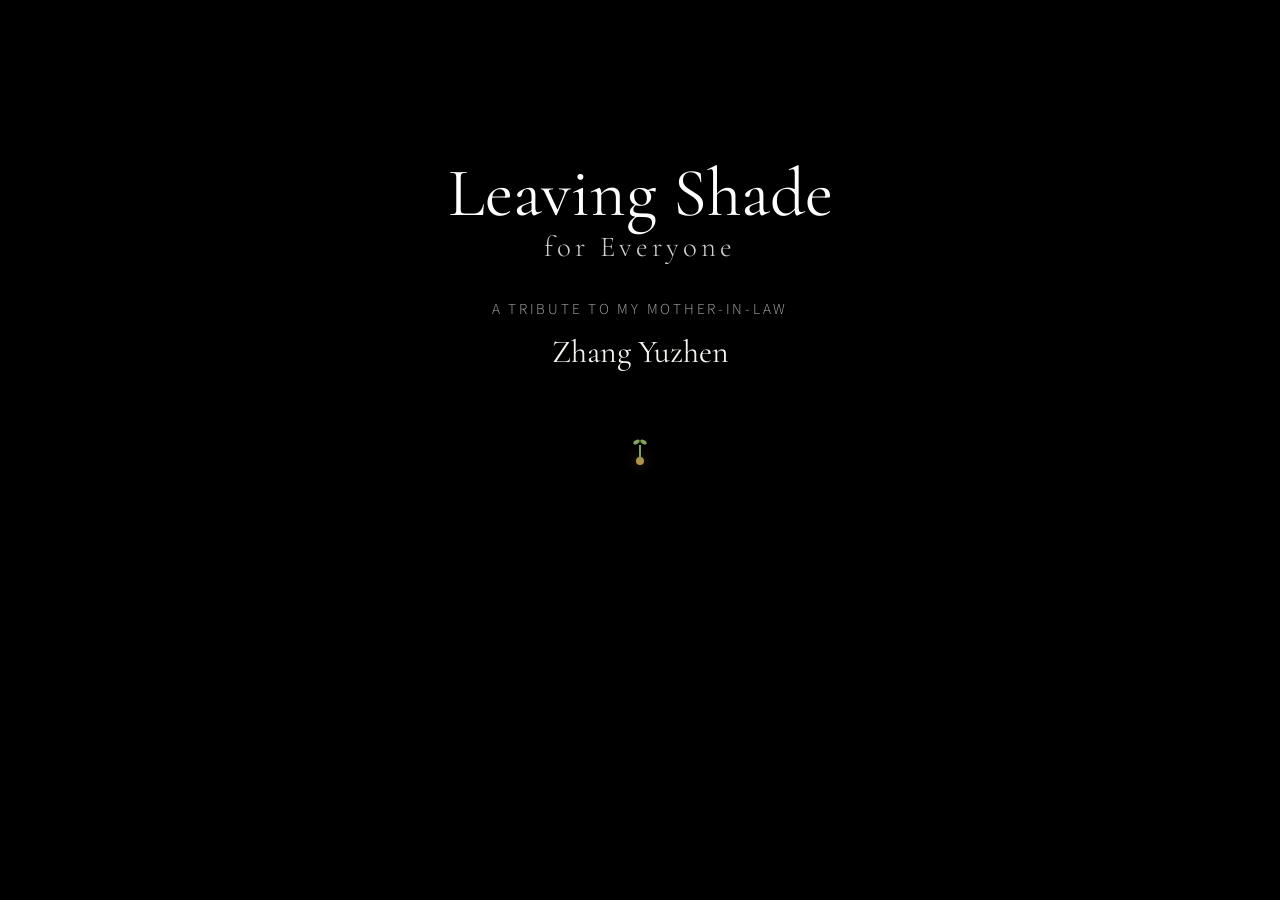
<file: index.html>
<!DOCTYPE html>
<html lang="en">

<head>

    <meta charset="UTF-8">
    <meta name="viewport" content="width=device-width, initial-scale=1.0">

    <title>Leaving Shade for Everyone</title>

    <meta name="description"
        content="A tribute to Zhang Yuzhen through the memories of her family.">

    <link rel="preconnect" href="https://fonts.googleapis.com">
    <link rel="preconnect" href="https://fonts.gstatic.com" crossorigin>

    <link href="https://fonts.googleapis.com/css2?family=Cormorant+Garamond:wght@300;400;500;600&family=Source+Sans+3:wght@300;400;600&display=swap"
        rel="stylesheet">

    <link rel="stylesheet" href="css/style.css">

</head>

<body>

    <main class="cover">
       <div class="content">
        <header class="hero">

            <h1 class="title">
                Leaving Shade
                <span>for Everyone</span>
            </h1>

            <p class="subtitle">
                A Tribute to My Mother-in-Law
            </p>

            <p class="author">
                Zhang Yuzhen
            </p>

        </header>


        <section class="symbol">

           <!-- The seed quietly begins the journey. -->
          <div id="seed" aria-hidden="true">

    <span id="sprout"></span>

</div>

        </section>


<section class="quote">

    <p
        id="quoteText"
        aria-live="polite">
    </p>

</section>


        <footer class="enter">

            <a
    href="language.html"
id="startButton"
class="hidden"
>

    Begin Reading

</a>

        </footer>
      </div>
    </main>
<noscript>

    <p class="noscript-message">
        This website works best with JavaScript enabled.
    </p>

</noscript>


    <script src="js/app.js"></script>

</body>

</html>
</file>
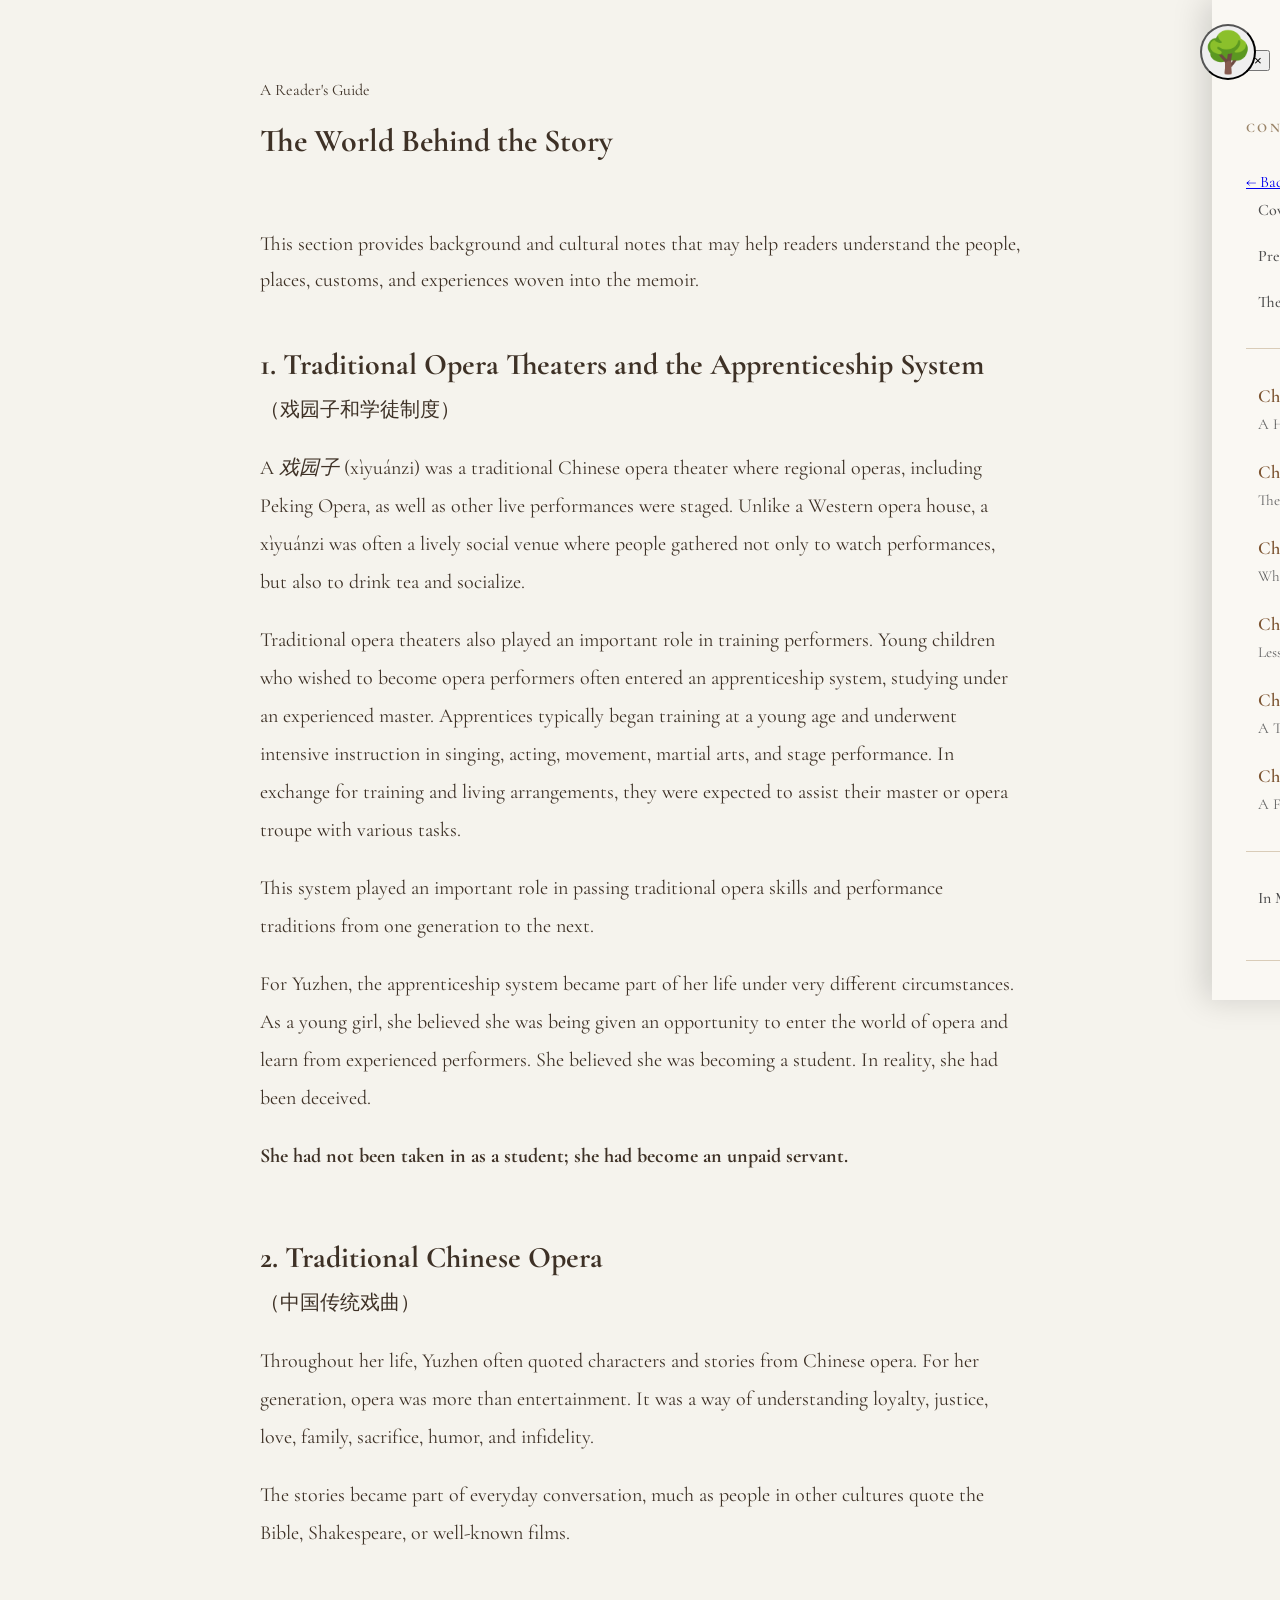
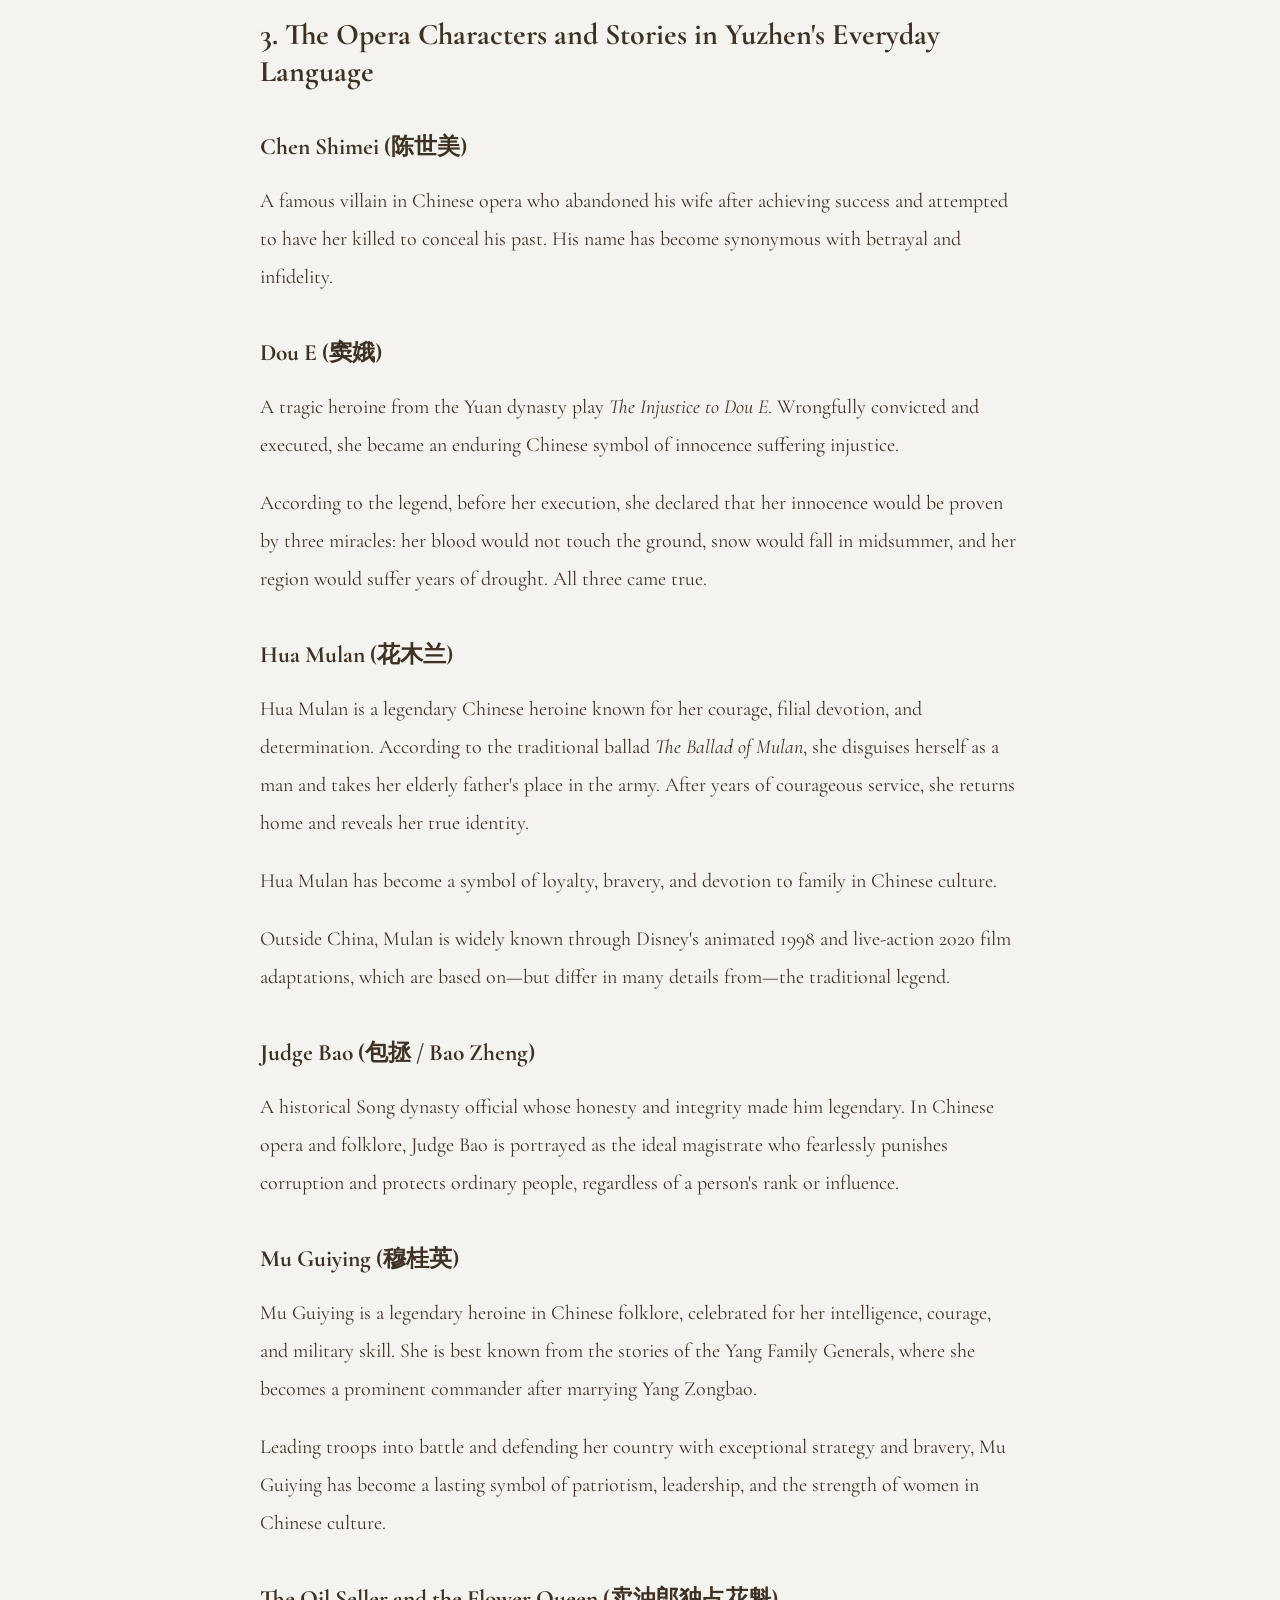
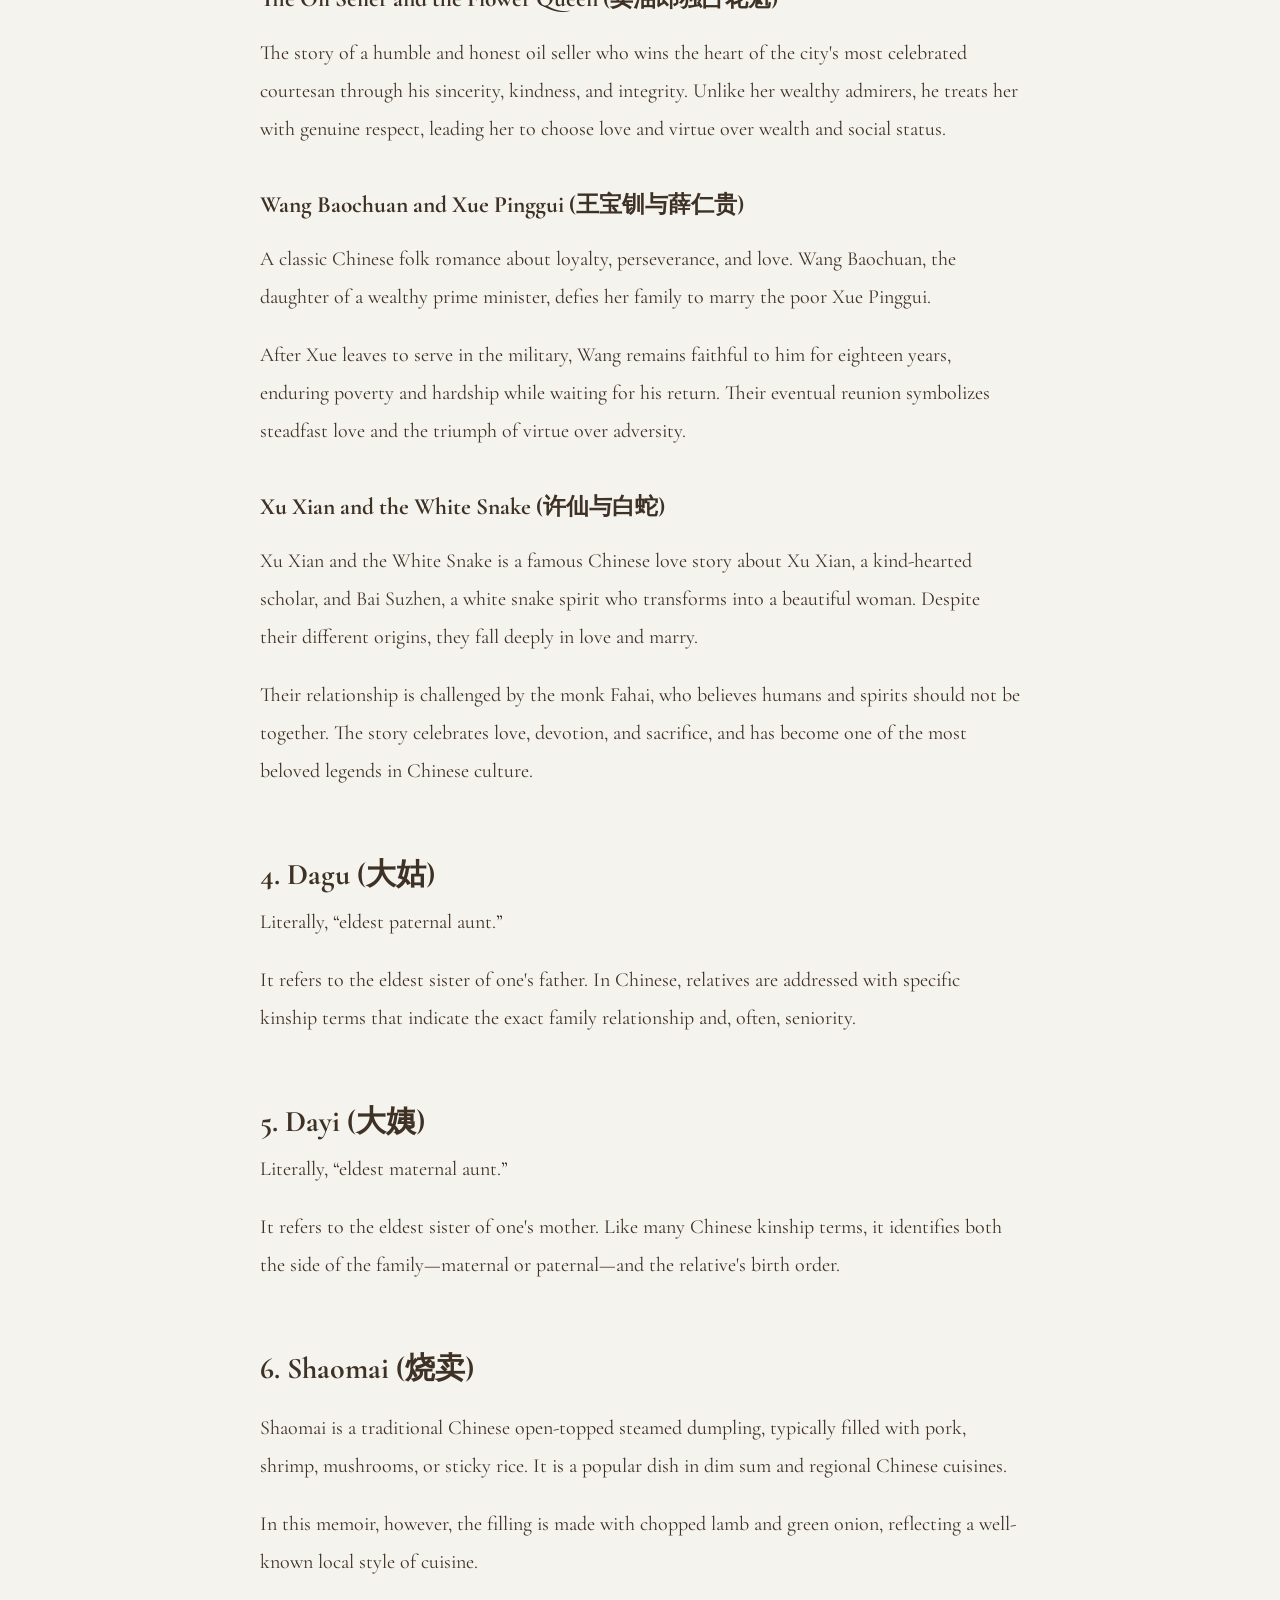
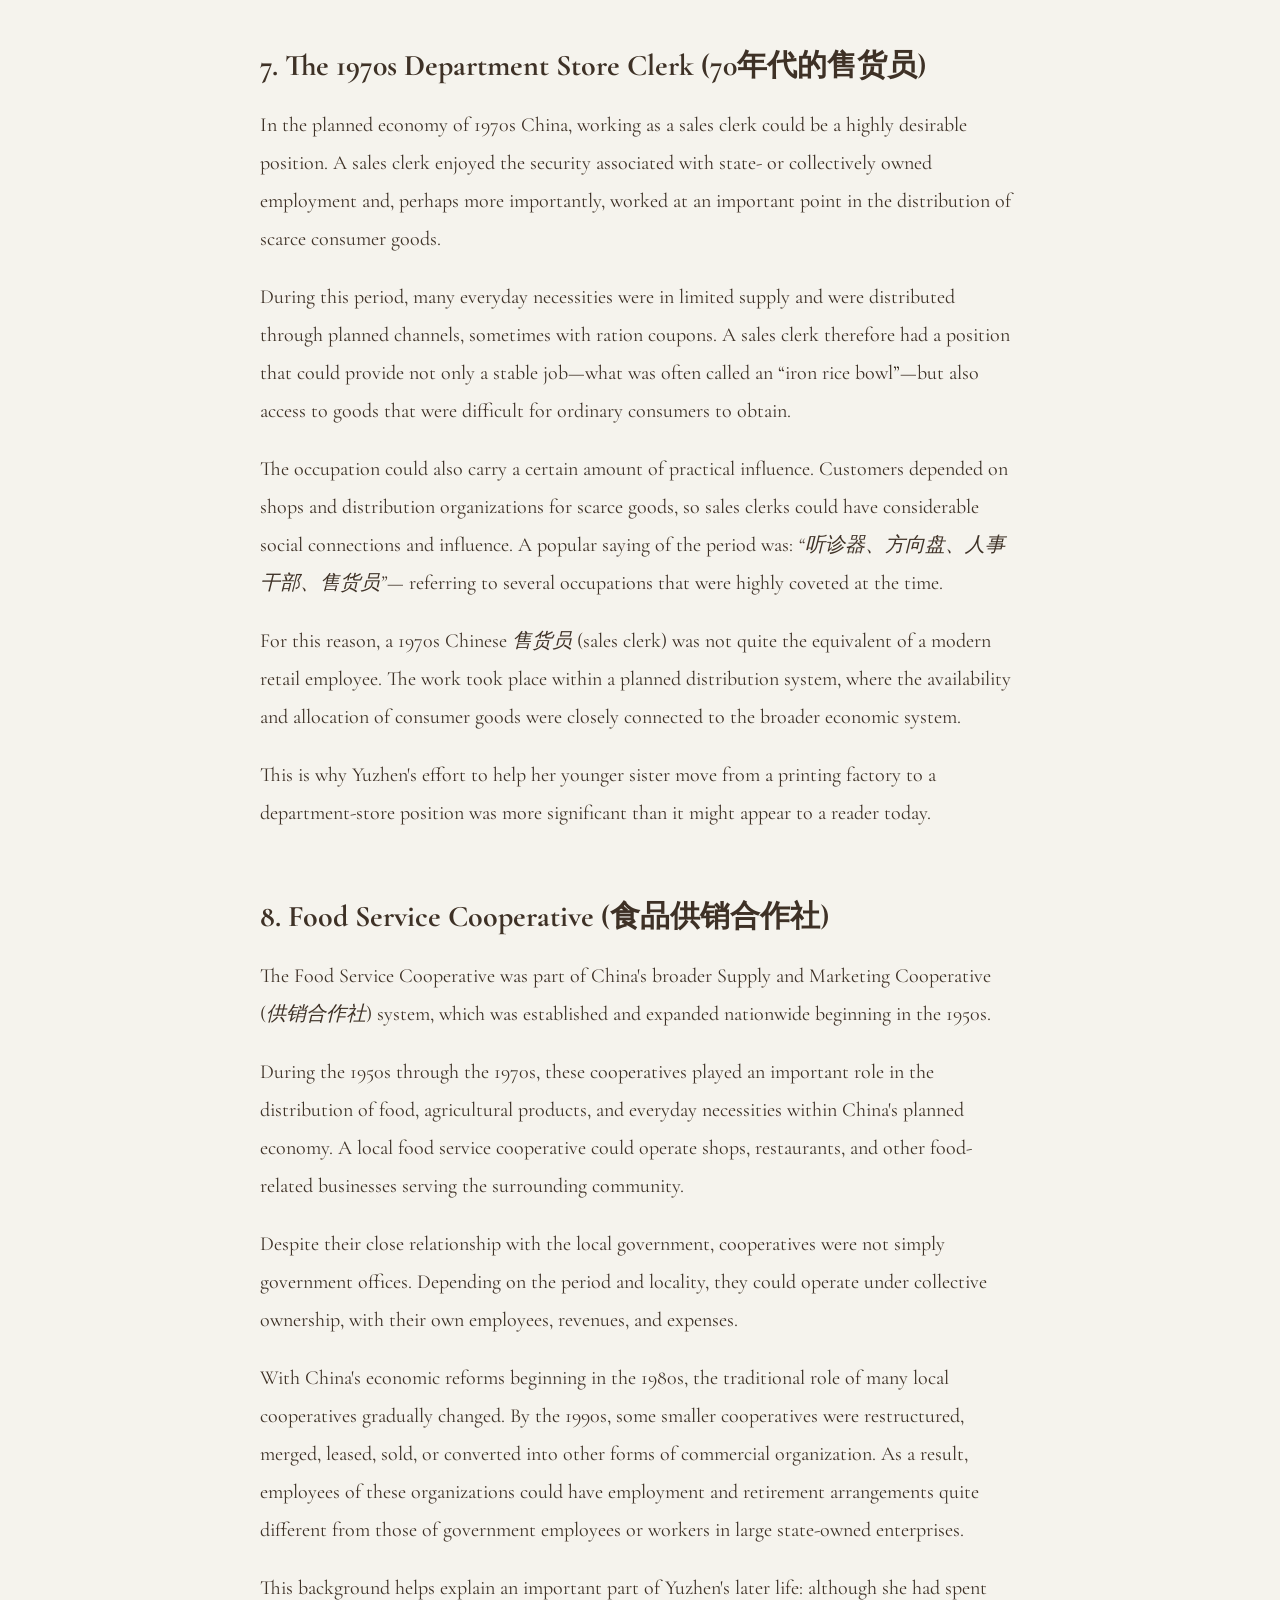
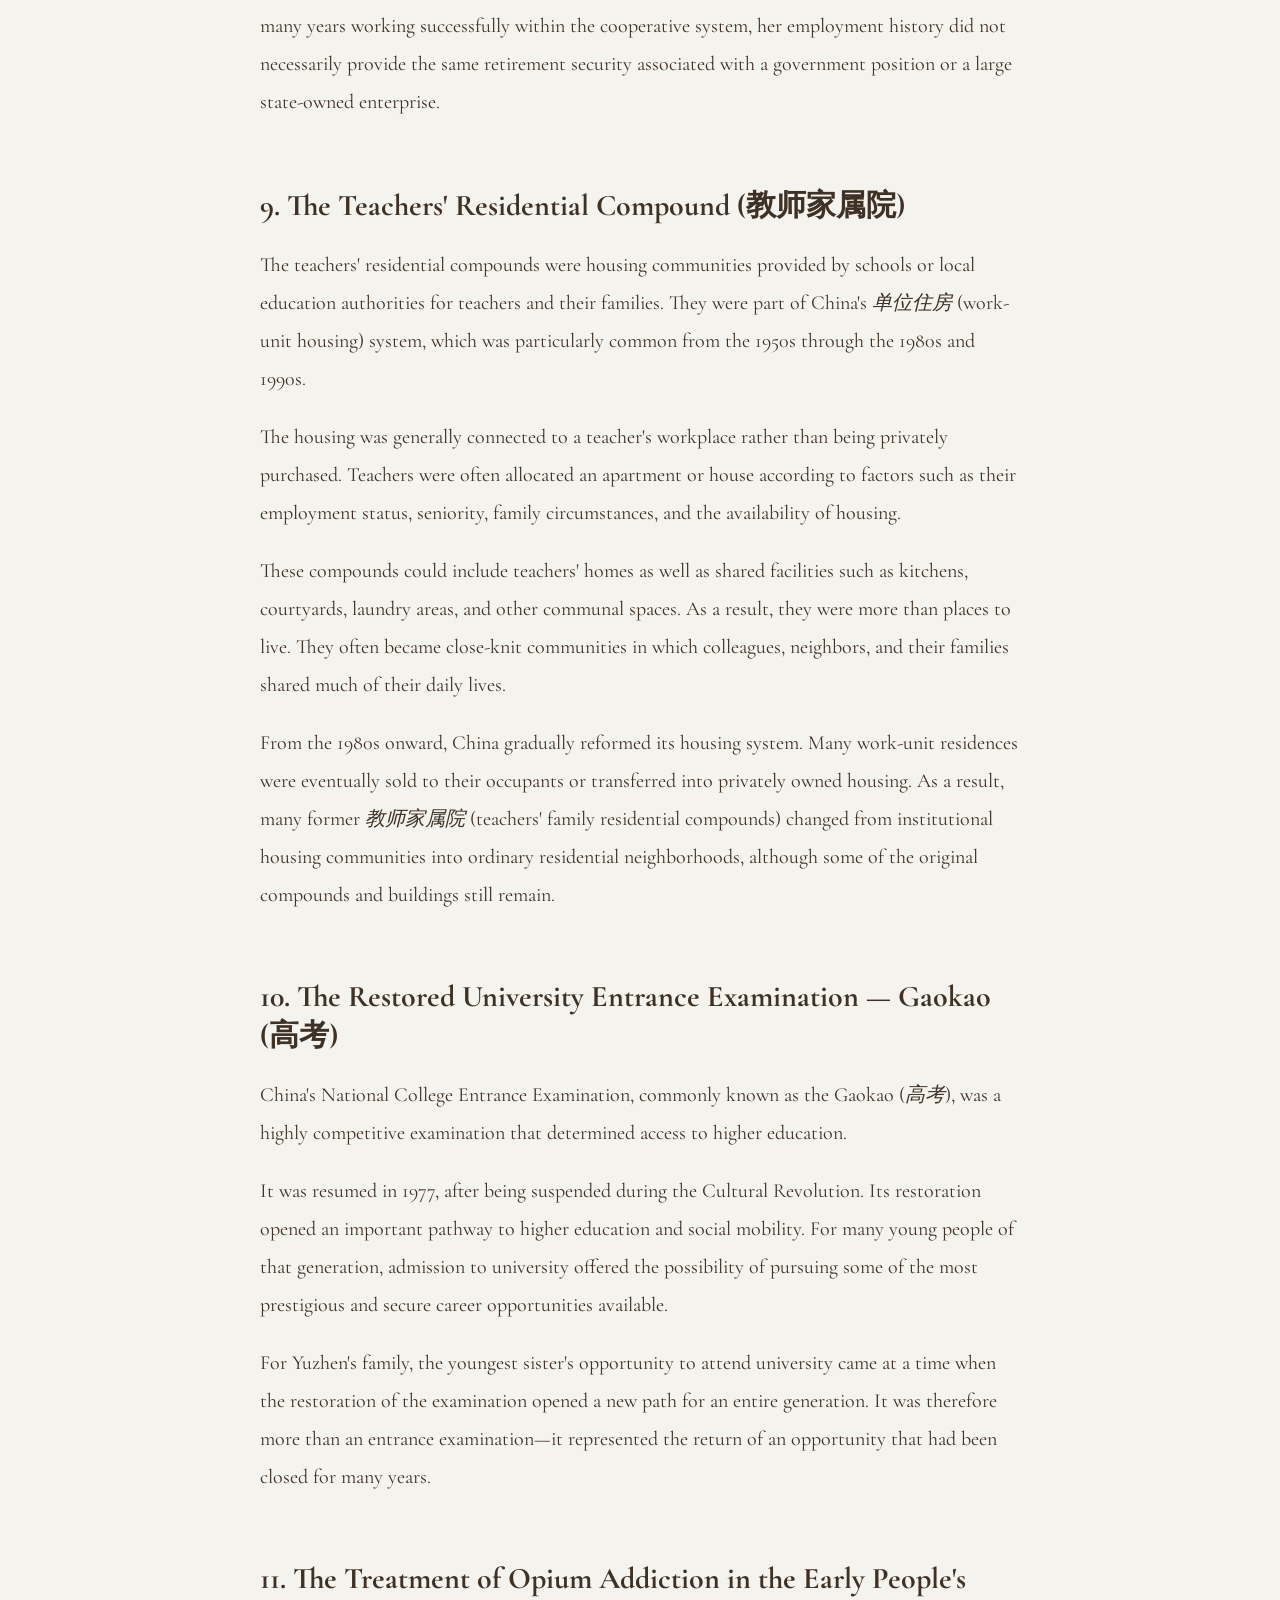
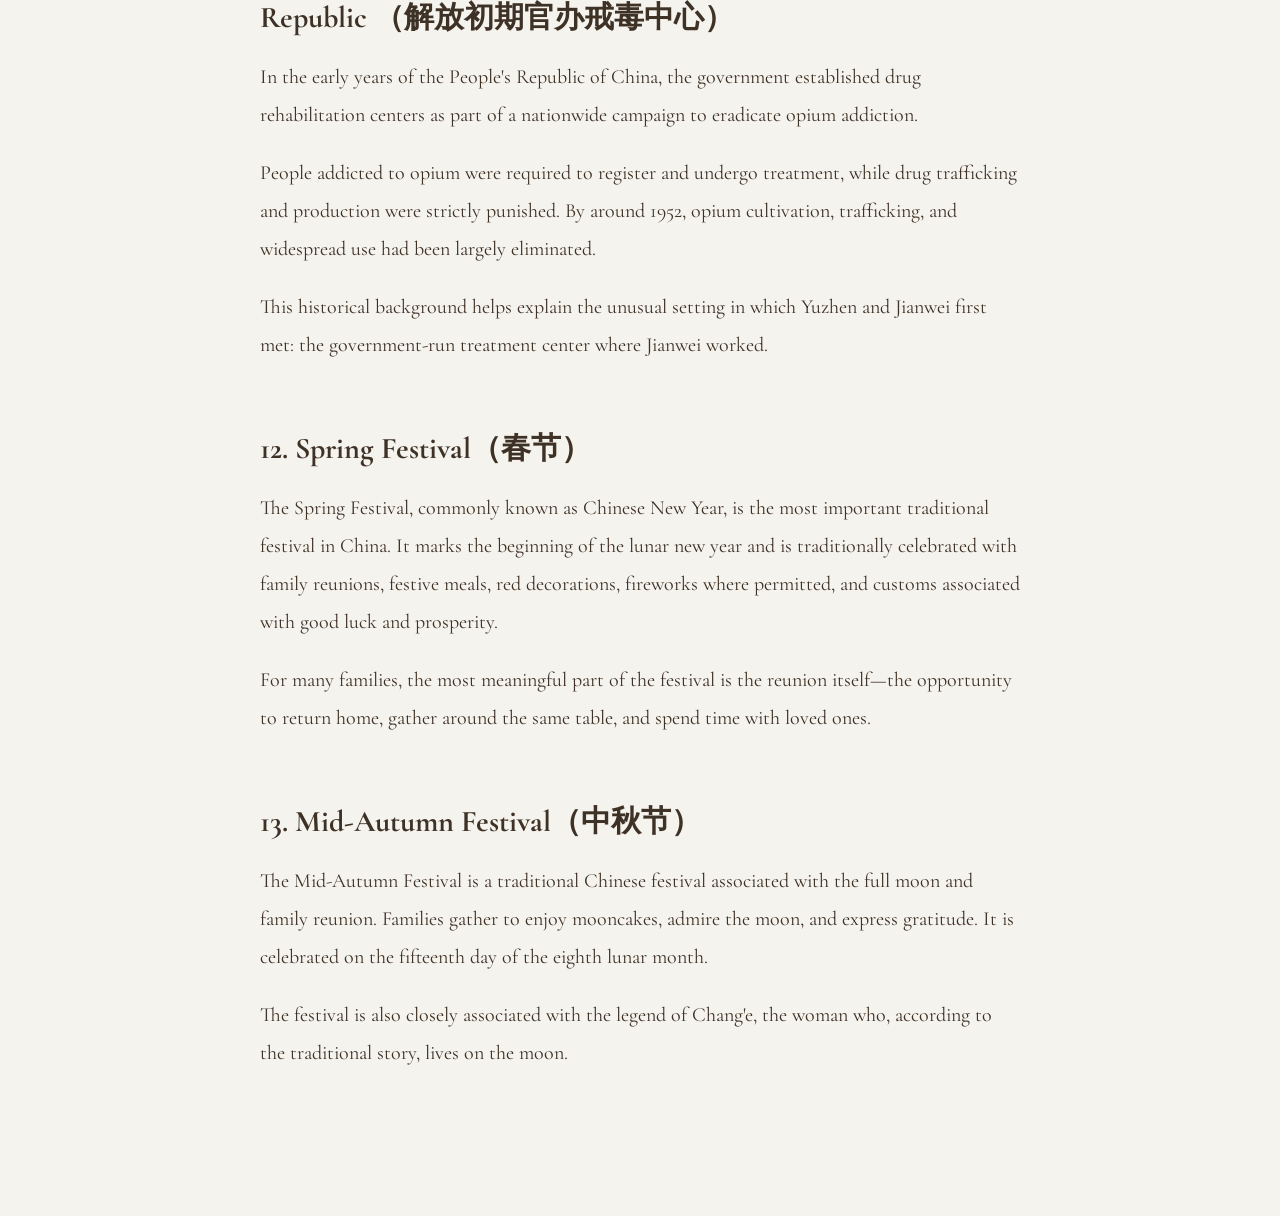
<file: behind-the-story.html>
<!DOCTYPE html>

<html lang="en">

<head>

    <meta charset="UTF-8">

    <meta name="viewport"
          content="width=device-width, initial-scale=1.0">

    <title>The World Behind the Story | Leaving Shade for Everyone</title>

    <link rel="preconnect"
          href="https://fonts.googleapis.com">

    <link rel="preconnect"
          href="https://fonts.gstatic.com"
          crossorigin>

    <link href="https://fonts.googleapis.com/css2?family=Cormorant+Garamond:wght@300;400;500;600&family=Source+Sans+3:wght@300;400;600&display=swap"
          rel="stylesheet">

    <link rel="stylesheet"
          href="css/chapter.css">

    <link rel="stylesheet"
          href="css/navigation.css">

</head>

<body>

    <!-- Table of Contents -->

    <div id="tocOverlay" class="toc-overlay"></div>

    <button id="tocButton" class="toc-button" aria-label="Open contents">
        🌳
    </button>

    <aside id="tocPanel" class="toc-panel">

        <button id="tocClose" class="toc-close">
            ×
        </button>

        <h1 class="toc-book-title">
            Leaving Shade for Everyone
        </h1>

        <h2 class="toc-heading">
            Contents
        </h2>
<a href="#" id="tocBack" class="toc-back">
    ← Back to where I was
</a>

 
    <div class="toc-list">

        <a class="toc-entry" href="cover.html">

            <span class="toc-simple">Cover</span>

        </a>

        <a class="toc-entry" href="preface.html">

            <span class="toc-simple">Preface</span>

        </a>

        <a class="toc-entry" href="behind-the-story.html">

            <span class="toc-simple">
                The World Behind the Story
            </span>

        </a>

        <div class="toc-divider"></div>


<a class="toc-entry"
   data-chapter="chapter1"
   href="chapter.html#chapter1">

    <span class="toc-chapter">
        Chapter One
    </span>

    <span class="toc-title">
        A Hard Beginning
    </span>

</a>

 <a class="toc-entry"
   data-chapter="chapter2"
   href="chapter.html#chapter2">

    <span class="toc-chapter">

                Chapter Two
    </span>

    <span class="toc-title">

                The Second Act
            </span>

        </a>


   <a class="toc-entry"
   data-chapter="chapter3"
   href="chapter.html#chapter3">

    <span class="toc-chapter">
                Chapter Three
            </span>

            <span class="toc-title">
                When a Woman from the Opera House Met a Man of Books
            </span>

        </a>


   <a class="toc-entry"
   data-chapter="chapter4"
   href="chapter.html#chapter4">

    <span class="toc-chapter">
                Chapter Four
            </span>

            <span class="toc-title">
                Lessons from the Stage
            </span>

        </a>


   <a class="toc-entry"
   data-chapter="chapter5"
   href="chapter.html#chapter5">

    <span class="toc-chapter">
                Chapter Five
            </span>

            <span class="toc-title">
                A Tree That Sheltered Everyone
            </span>

        </a>


   <a class="toc-entry"
   data-chapter="chapter6"
   href="chapter.html#chapter6">

    <span class="toc-chapter">
                Chapter Six
            </span>

            <span class="toc-title">
                A Foreign Land and the Final Curtain
            </span>

        </a>

        <div class="toc-divider"></div>


        <a class="toc-entry" href="chapter.html#memorial">

            <span class="toc-simple">
                In Memory
            </span>

        </a>
    <div class="toc-footer">

       
    </div>

    </div>

</aside>


    <main class="supplementary-page">

        <header class="supplementary-header">

            <p class="supplementary-label">
                A Reader's Guide
            </p>

            <h1>
                The World Behind the Story
            </h1>

        </header>


<div class="supplementary-content">

    <p>
        This section provides background and cultural notes
        that may help readers understand the people, places,
        customs, and experiences woven into the memoir.
    </p>


    <section class="behind-story-entry">

        <h2>
            1. Traditional Opera Theaters and the Apprenticeship System
        </h2>

        <p class="chinese-term">
            （戏园子和学徒制度）
        </p>

        <p>
            A <em>戏园子</em> (xìyuánzi) was a traditional Chinese opera
            theater where regional operas, including Peking Opera, as well
            as other live performances were staged. Unlike a Western opera
            house, a xìyuánzi was often a lively social venue where people
            gathered not only to watch performances, but also to drink tea
            and socialize.
        </p>

        <p>
            Traditional opera theaters also played an important role in
            training performers. Young children who wished to become opera
            performers often entered an apprenticeship system, studying
            under an experienced master. Apprentices typically began
            training at a young age and underwent intensive instruction
            in singing, acting, movement, martial arts, and stage
            performance. In exchange for training and living arrangements,
            they were expected to assist their master or opera troupe with
            various tasks.
        </p>

        <p>
            This system played an important role in passing traditional
            opera skills and performance traditions from one generation
            to the next.
        </p>

        <p>
            For Yuzhen, the apprenticeship system became part of her life
            under very different circumstances. As a young girl, she
            believed she was being given an opportunity to enter the world
            of opera and learn from experienced performers. She believed
            she was becoming a student. In reality, she had been deceived.
        </p>

        <p>
            <strong>
                She had not been taken in as a student; she had become
                an unpaid servant.
            </strong>
        </p>

    </section>


    <section class="behind-story-entry">

        <h2>
            2. Traditional Chinese Opera
        </h2>

        <p class="chinese-term">
            （中国传统戏曲）
        </p>

        <p>
            Throughout her life, Yuzhen often quoted characters and
            stories from Chinese opera. For her generation, opera was
            more than entertainment. It was a way of understanding
            loyalty, justice, love, family, sacrifice, humor, and
            infidelity.
        </p>

        <p>
            The stories became part of everyday conversation, much as
            people in other cultures quote the Bible, Shakespeare, or
            well-known films.
        </p>

    </section>


    <section class="behind-story-entry">

        <h2>
            3. The Opera Characters and Stories in Yuzhen's Everyday Language
        </h2>


        <div class="opera-character">

            <h3>
                Chen Shimei (陈世美)
            </h3>

            <p>
                A famous villain in Chinese opera who abandoned his wife
                after achieving success and attempted to have her killed
                to conceal his past. His name has become synonymous with
                betrayal and infidelity.
            </p>

        </div>


        <div class="opera-character">

            <h3>
                Dou E (窦娥)
            </h3>

            <p>
                A tragic heroine from the Yuan dynasty play
                <em>The Injustice to Dou E</em>. Wrongfully convicted and
                executed, she became an enduring Chinese symbol of
                innocence suffering injustice.
            </p>

            <p>
                According to the legend, before her execution, she
                declared that her innocence would be proven by three
                miracles: her blood would not touch the ground, snow
                would fall in midsummer, and her region would suffer
                years of drought. All three came true.
            </p>

        </div>


        <div class="opera-character">

            <h3>
                Hua Mulan (花木兰)
            </h3>

            <p>
                Hua Mulan is a legendary Chinese heroine known for her
                courage, filial devotion, and determination. According
                to the traditional ballad <em>The Ballad of Mulan</em>,
                she disguises herself as a man and takes her elderly
                father's place in the army. After years of courageous
                service, she returns home and reveals her true identity.
            </p>

            <p>
                Hua Mulan has become a symbol of loyalty, bravery, and
                devotion to family in Chinese culture.
            </p>

            <p>
                Outside China, Mulan is widely known through Disney's
                animated 1998 and live-action 2020 film adaptations,
                which are based on—but differ in many details from—the
                traditional legend.
            </p>

        </div>

        <div class="opera-character">

    <h3>
        Judge Bao (包拯 / Bao Zheng)
    </h3>

    <p>
        A historical Song dynasty official whose honesty and integrity
        made him legendary. In Chinese opera and folklore, Judge Bao
        is portrayed as the ideal magistrate who fearlessly punishes
        corruption and protects ordinary people, regardless of a
        person's rank or influence.
    </p>

</div>


<div class="opera-character">

    <h3>
        Mu Guiying (穆桂英)
    </h3>

    <p>
        Mu Guiying is a legendary heroine in Chinese folklore,
        celebrated for her intelligence, courage, and military skill.
        She is best known from the stories of the Yang Family Generals,
        where she becomes a prominent commander after marrying
        Yang Zongbao.
    </p>

    <p>
        Leading troops into battle and defending her country with
        exceptional strategy and bravery, Mu Guiying has become a
        lasting symbol of patriotism, leadership, and the strength
        of women in Chinese culture.
    </p>

</div>


<div class="opera-character">

    <h3>
        The Oil Seller and the Flower Queen
        (卖油郎独占花魁)
    </h3>

    <p>
        The story of a humble and honest oil seller who wins the heart
        of the city's most celebrated courtesan through his sincerity,
        kindness, and integrity. Unlike her wealthy admirers, he treats
        her with genuine respect, leading her to choose love and virtue
        over wealth and social status.
    </p>

</div>


<div class="opera-character">

    <h3>
        Wang Baochuan and Xue Pinggui
        (王宝钏与薛仁贵)
    </h3>

    <p>
        A classic Chinese folk romance about loyalty, perseverance,
        and love. Wang Baochuan, the daughter of a wealthy prime
        minister, defies her family to marry the poor Xue Pinggui.
    </p>

    <p>
        After Xue leaves to serve in the military, Wang remains faithful
        to him for eighteen years, enduring poverty and hardship while
        waiting for his return. Their eventual reunion symbolizes
        steadfast love and the triumph of virtue over adversity.
    </p>

</div>


<div class="opera-character">

    <h3>
        Xu Xian and the White Snake
        (许仙与白蛇)
    </h3>

    <p>
        Xu Xian and the White Snake is a famous Chinese love story
        about Xu Xian, a kind-hearted scholar, and Bai Suzhen, a white
        snake spirit who transforms into a beautiful woman. Despite
        their different origins, they fall deeply in love and marry.
    </p>

    <p>
        Their relationship is challenged by the monk Fahai, who
        believes humans and spirits should not be together. The story
        celebrates love, devotion, and sacrifice, and has become one
        of the most beloved legends in Chinese culture.
    </p>

</div>

    </section>
<section class="behind-story-entry">

    <h2>
        4. Dagu (大姑)
    </h2>

    <p class="chinese-term">
        Literally, “eldest paternal aunt.”
    </p>

    <p>
        It refers to the eldest sister of one's father. In Chinese,
        relatives are addressed with specific kinship terms that
        indicate the exact family relationship and, often, seniority.
    </p>

</section>


<section class="behind-story-entry">

    <h2>
        5. Dayi (大姨)
    </h2>

    <p class="chinese-term">
        Literally, “eldest maternal aunt.”
    </p>

    <p>
        It refers to the eldest sister of one's mother. Like many
        Chinese kinship terms, it identifies both the side of the
        family—maternal or paternal—and the relative's birth order.
    </p>

</section>


<section class="behind-story-entry">

    <h2>
        6. Shaomai (烧卖)
    </h2>

    <p>
        Shaomai is a traditional Chinese open-topped steamed dumpling,
        typically filled with pork, shrimp, mushrooms, or sticky rice.
        It is a popular dish in dim sum and regional Chinese cuisines.
    </p>

    <p>
        In this memoir, however, the filling is made with chopped lamb
        and green onion, reflecting a well-known local style of cuisine.
    </p>

</section>

 <section class="behind-story-entry">

    <h2>
        7. The 1970s Department Store Clerk
        (70年代的售货员)
    </h2>

    <p>
        In the planned economy of 1970s China, working as a sales clerk
        could be a highly desirable position. A sales clerk enjoyed the
        security associated with state- or collectively owned employment
        and, perhaps more importantly, worked at an important point in
        the distribution of scarce consumer goods.
    </p>

    <p>
        During this period, many everyday necessities were in limited
        supply and were distributed through planned channels, sometimes
        with ration coupons. A sales clerk therefore had a position that
        could provide not only a stable job—what was often called an
        “iron rice bowl”—but also access to goods that were difficult
        for ordinary consumers to obtain.
    </p>

     <p>
        The occupation could also carry a certain amount of practical
        influence. Customers depended on shops and distribution
        organizations for scarce goods, so sales clerks could have
        considerable social connections and influence. A popular saying of
        the period was:
        <em>“听诊器、方向盘、人事干部、售货员”</em>—
        referring to several occupations that were highly coveted at the time.
    </p>
  
    <p>
        For this reason, a 1970s Chinese
        <em>售货员</em> (sales clerk) was not quite the equivalent of a
        modern retail employee. The work took place within a planned
        distribution system, where the availability and allocation of
        consumer goods were closely connected to the broader economic
        system.
    </p>

    <p>
        This is why Yuzhen's effort to help her younger sister move from
        a printing factory to a department-store position was more
        significant than it might appear to a reader today.
    </p>

</section>


<section class="behind-story-entry">

    <h2>
        8. Food Service Cooperative
        (食品供销合作社)
    </h2>

    <p>
        The Food Service Cooperative was part of China's broader Supply
        and Marketing Cooperative
        (<em>供销合作社</em>) system, which was established and expanded
        nationwide beginning in the 1950s.
    </p>

    <p>
        During the 1950s through the 1970s, these cooperatives played an
        important role in the distribution of food, agricultural products,
        and everyday necessities within China's planned economy. A local
        food service cooperative could operate shops, restaurants, and
        other food-related businesses serving the surrounding community.
    </p>

    <p>
        Despite their close relationship with the local government,
        cooperatives were not simply government offices. Depending on
        the period and locality, they could operate under collective
        ownership, with their own employees, revenues, and expenses.
    </p>

    <p>
        With China's economic reforms beginning in the 1980s, the
        traditional role of many local cooperatives gradually changed.
        By the 1990s, some smaller cooperatives were restructured,
        merged, leased, sold, or converted into other forms of commercial
        organization. As a result, employees of these organizations
        could have employment and retirement arrangements quite different
        from those of government employees or workers in large
        state-owned enterprises.
    </p>

    <p>
        This background helps explain an important part of Yuzhen's later
        life: although she had spent many years working successfully
        within the cooperative system, her employment history did not
        necessarily provide the same retirement security associated with
        a government position or a large state-owned enterprise.
    </p>

</section>


<section class="behind-story-entry">

    <h2>
        9. The Teachers' Residential Compound
        (教师家属院)
    </h2>

    <p>
        The teachers' residential compounds were housing communities
        provided by schools or local education authorities for teachers
        and their families. They were part of China's
        <em>单位住房</em> (work-unit housing) system, which was particularly
        common from the 1950s through the 1980s and 1990s.
    </p>

    <p>
        The housing was generally connected to a teacher's workplace
        rather than being privately purchased. Teachers were often
        allocated an apartment or house according to factors such as
        their employment status, seniority, family circumstances, and
        the availability of housing.
    </p>

    <p>
        These compounds could include teachers' homes as well as shared
        facilities such as kitchens, courtyards, laundry areas, and
        other communal spaces. As a result, they were more than places
        to live. They often became close-knit communities in which
        colleagues, neighbors, and their families shared much of their
        daily lives.
    </p>

    <p>
        From the 1980s onward, China gradually reformed its housing
        system. Many work-unit residences were eventually sold to their
        occupants or transferred into privately owned housing. As a
        result, many former
        <em>教师家属院</em> (teachers' family residential compounds)
        changed from institutional housing communities into ordinary
        residential neighborhoods, although some of the original
        compounds and buildings still remain.
    </p>

</section>   
<section class="behind-story-entry">

    <h2>
        10. The Restored University Entrance Examination — Gaokao
        (高考)
    </h2>

    <p>
        China's National College Entrance Examination, commonly known
        as the Gaokao (<em>高考</em>), was a highly competitive examination
        that determined access to higher education.
    </p>

    <p>
        It was resumed in 1977, after being suspended during the
        Cultural Revolution. Its restoration opened an important
        pathway to higher education and social mobility. For many young
        people of that generation, admission to university offered the
        possibility of pursuing some of the most prestigious and secure
        career opportunities available.
    </p>

    <p>
        For Yuzhen's family, the youngest sister's opportunity to attend
        university came at a time when the restoration of the examination
        opened a new path for an entire generation. It was therefore
        more than an entrance examination—it represented the return of
        an opportunity that had been closed for many years.
    </p>

</section>


<section class="behind-story-entry">

    <h2>
        11. The Treatment of Opium Addiction in the Early People's Republic
        （解放初期官办戒毒中心）
    </h2>

    <p>
        In the early years of the People's Republic of China, the
        government established drug rehabilitation centers as part of
        a nationwide campaign to eradicate opium addiction.
    </p>

    <p>
        People addicted to opium were required to register and undergo
        treatment, while drug trafficking and production were strictly
        punished. By around 1952, opium cultivation, trafficking, and
        widespread use had been largely eliminated.
    </p>

    <p>
        This historical background helps explain the unusual setting
        in which Yuzhen and Jianwei first met: the government-run
        treatment center where Jianwei worked.
    </p>

</section>


<section class="behind-story-entry">

    <h2>
        12. Spring Festival（春节）
    </h2>

    <p>
        The Spring Festival, commonly known as Chinese New Year, is the
        most important traditional festival in China. It marks the
        beginning of the lunar new year and is traditionally celebrated
        with family reunions, festive meals, red decorations, fireworks
        where permitted, and customs associated with good luck and
        prosperity.
    </p>

    <p>
        For many families, the most meaningful part of the festival is
        the reunion itself—the opportunity to return home, gather around
        the same table, and spend time with loved ones.
    </p>

</section>


<section class="behind-story-entry">

    <h2>
        13. Mid-Autumn Festival（中秋节）
    </h2>

    <p>
        The Mid-Autumn Festival is a traditional Chinese festival
        associated with the full moon and family reunion. Families
        gather to enjoy mooncakes, admire the moon, and express
        gratitude. It is celebrated on the fifteenth day of the
        eighth lunar month.
    </p>

    <p>
        The festival is also closely associated with the legend of
        Chang'e, the woman who, according to the traditional story,
        lives on the moon.
    </p>

</section>
</div>

    </main>


    <script src="js/navigation.js"></script>

</body>

</html>
</file>
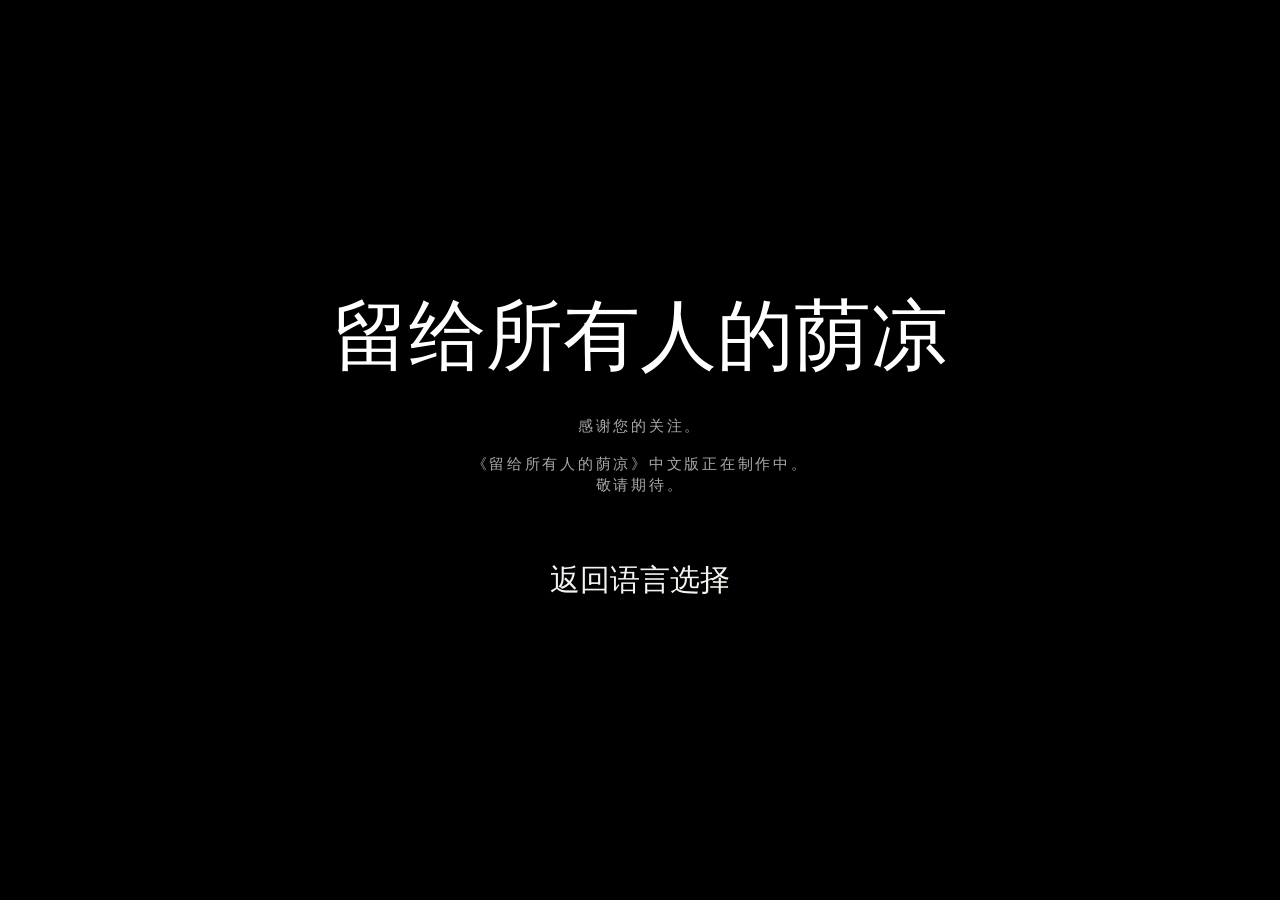
<file: coming-soon-sc.html>
<!DOCTYPE html>
<html lang="zh-CN">

<head>

    <meta charset="UTF-8">

    <meta name="viewport"
          content="width=device-width, initial-scale=1.0">

    <title>中文版 | Leaving Shade for Everyone</title>

    <link rel="stylesheet"
          href="css/language.css">

</head>

<body>

    <main class="language-page">

        <h1 class="language-title">

            留给所有人的荫凉

        </h1>

        <p class="language-subtitle">

            感谢您的关注。<br><br>

            《留给所有人的荫凉》中文版正在制作中。<br>

            敬请期待。

        </p>

        <nav class="language-menu">

            <a href="language.html"
               class="language-button">

                返回语言选择

            </a>

        </nav>

    </main>

</body>

</html>
</file>
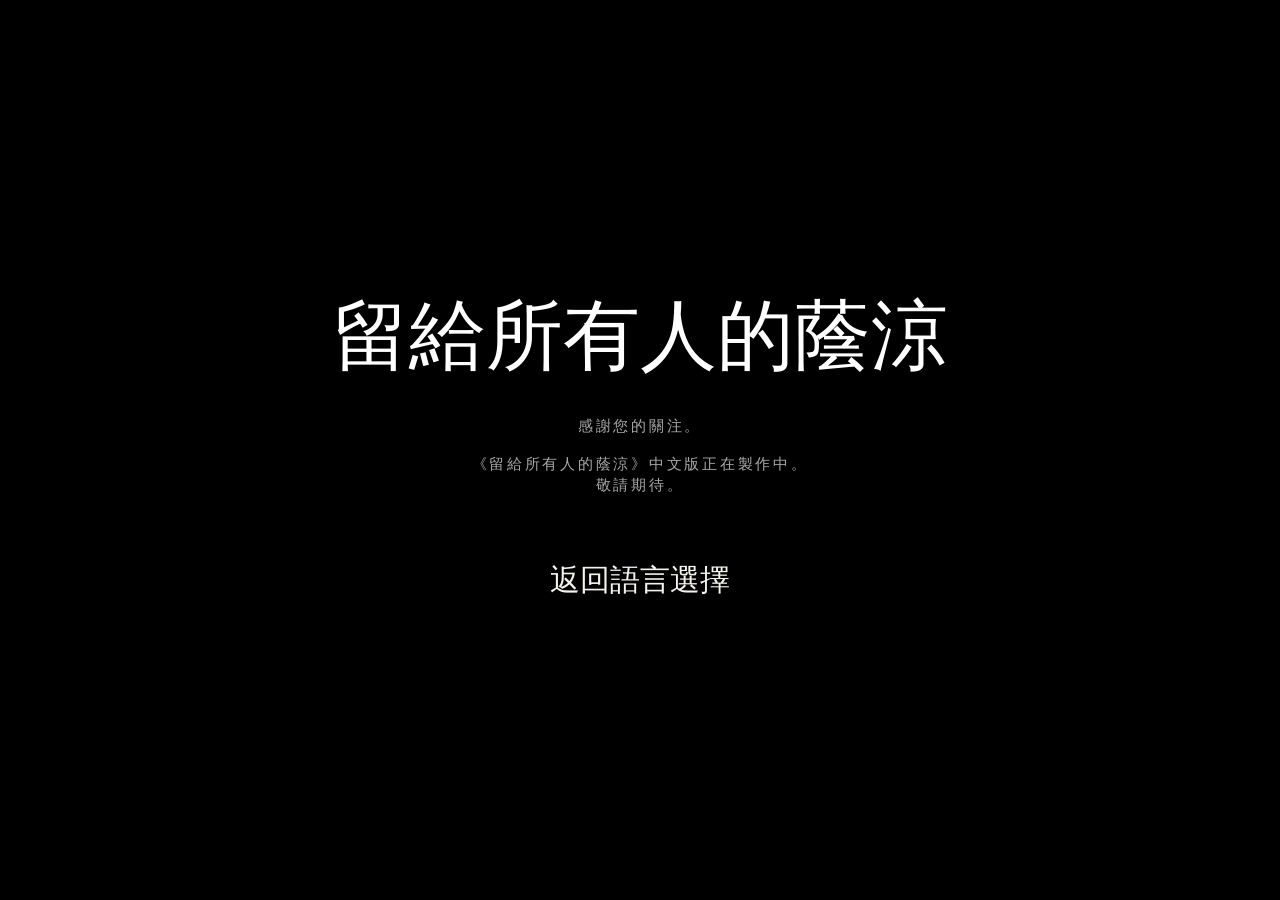
<file: coming-soon-tc.html>
<!DOCTYPE html>
<html lang="zh-Hant">

<head>

    <meta charset="UTF-8">

    <meta name="viewport"
          content="width=device-width, initial-scale=1.0">

    <title>中文版 | Leaving Shade for Everyone</title>

    <link rel="stylesheet"
          href="css/language.css">

</head>

<body>

    <main class="language-page">

        <h1 class="language-title">

            留給所有人的蔭涼

        </h1>

        <p class="language-subtitle">

            感謝您的關注。<br><br>

            《留給所有人的蔭涼》中文版正在製作中。<br>

            敬請期待。

        </p>

        <nav class="language-menu">

            <a href="language.html"
               class="language-button">

                返回語言選擇

            </a>

        </nav>

    </main>

</body>

</html>
</file>
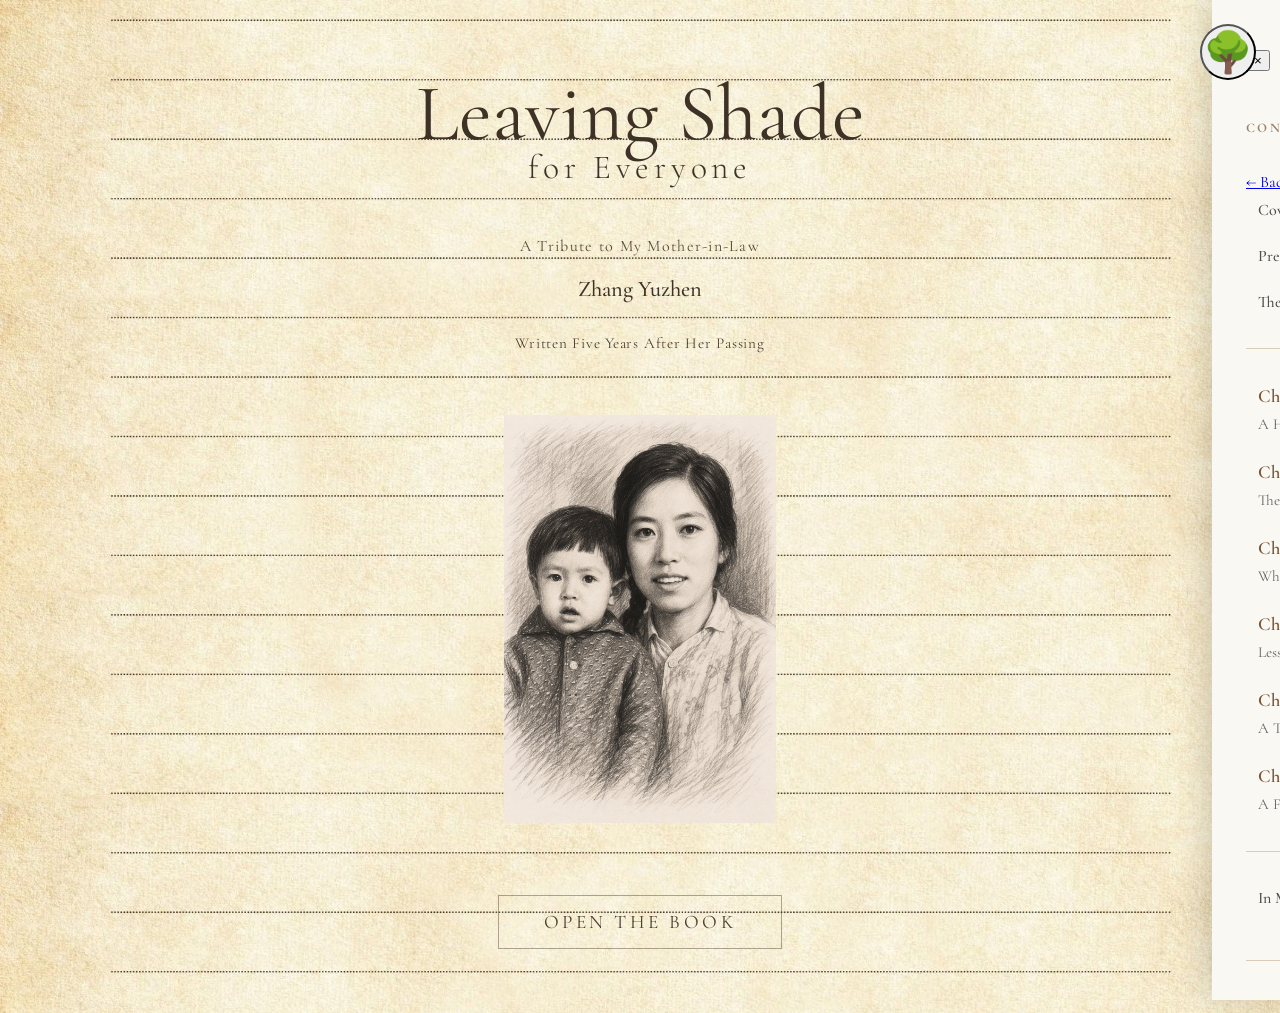
<file: cover.html>
<!DOCTYPE html>
<html lang="en">

<head>

    <meta charset="UTF-8">

    <meta name="viewport"
          content="width=device-width, initial-scale=1.0">

    <title>Leaving Shade for Everyone</title>

    <link rel="preconnect"
          href="https://fonts.googleapis.com">

    <link rel="preconnect"
          href="https://fonts.gstatic.com"
          crossorigin>

    <link href="https://fonts.googleapis.com/css2?family=Cormorant+Garamond:wght@300;400;500;600&family=Source+Sans+3:wght@300;400;600&display=swap"
          rel="stylesheet">

    <link rel="stylesheet"
          href="css/cover.css">

    <link rel="stylesheet"
      href="css/navigation.css">
    
</head>

<body>
<!-- =========================================
     TABLE OF CONTENTS
========================================= -->

<button id="tocButton" class="toc-button" aria-label="Table of Contents">

    🌳

</button>

<div id="tocOverlay" class="toc-overlay"></div>

<nav id="tocPanel" class="toc-panel">

    <button id="tocClose" class="toc-close">

        ×

    </button>

    <h1 class="toc-book-title">

        Leaving Shade for Everyone

    </h1>

    <h2 class="toc-heading">

        Contents

    </h2>
<a href="#" id="tocBack" class="toc-back">
    ← Back to where I was
</a>
<div class="toc-list">

    <a class="toc-entry" href="cover.html">

        <span class="toc-simple">Cover</span>

    </a>

<a class="toc-entry" href="preface.html">

    <span class="toc-simple">Preface</span>

</a>

<a class="toc-entry" href="behind-the-story.html">

    <span class="toc-simple">The World Behind the Story</span>

</a>

<div class="toc-divider"></div>
    <a class="toc-entry"
   data-chapter="chapter1"
   href="chapter.html#chapter1">

        <span class="toc-chapter">
            Chapter One
        </span>

        <span class="toc-title">
            A Hard Beginning
        </span>

    </a>

    <a class="toc-entry"
   data-chapter="chapter2"
   href="chapter.html#chapter2">

        <span class="toc-chapter">
            Chapter Two
        </span>

        <span class="toc-title">
            The Second Act
        </span>

    </a>

   <a class="toc-entry"
   data-chapter="chapter3"
   href="chapter.html#chapter3">

        <span class="toc-chapter">
            Chapter Three
        </span>

        <span class="toc-title">
            When a Woman from the Opera House
            Met a Man of Books
        </span>

    </a>

    <a class="toc-entry"
   data-chapter="chapter4"
   href="chapter.html#chapter4">

        <span class="toc-chapter">
            Chapter Four
        </span>

        <span class="toc-title">
            Lessons from the Stage
        </span>

    </a>

    <a class="toc-entry"
   data-chapter="chapter5"
   href="chapter.html#chapter5">

        <span class="toc-chapter">
            Chapter Five
        </span>

        <span class="toc-title">
            A Tree That Sheltered Everyone
        </span>

    </a>

    <a class="toc-entry"
   data-chapter="chapter6"
   href="chapter.html#chapter6">

        <span class="toc-chapter">
            Chapter Six
        </span>

        <span class="toc-title">
            A Foreign Land and the Final Curtain
        </span>

    </a>

    <div class="toc-divider"></div>



<a class="toc-entry" href="chapter.html#memorial">

    <span class="toc-simple">
        In Memory
    </span>

</a>
    <div class="toc-footer">

       
    </div>

</div>
</nav>
    
    <main class="cover">

    <h1 class="cover-title">

        Leaving Shade

        <span>for Everyone</span>

    </h1>

    <p class="cover-tribute">

        A Tribute to My Mother-in-Law

    </p>

    <p class="cover-name">

        Zhang Yuzhen

    </p>

    <p class="cover-subtitle">

        Written Five Years After Her Passing

    </p>
    <!-- Portrait -->

    <div class="cover-portrait">

        <img
            src="images/portrait.png"
            alt="Portrait of Zhang Yuzhen and her eldest son">

       <div class="cover-button">

    <a href="preface.html" class="open-book">

        Open the Book

    </a>
</div>
</div>
</main>
<script src="js/navigation.js"></script>
</body>

</html>
</file>
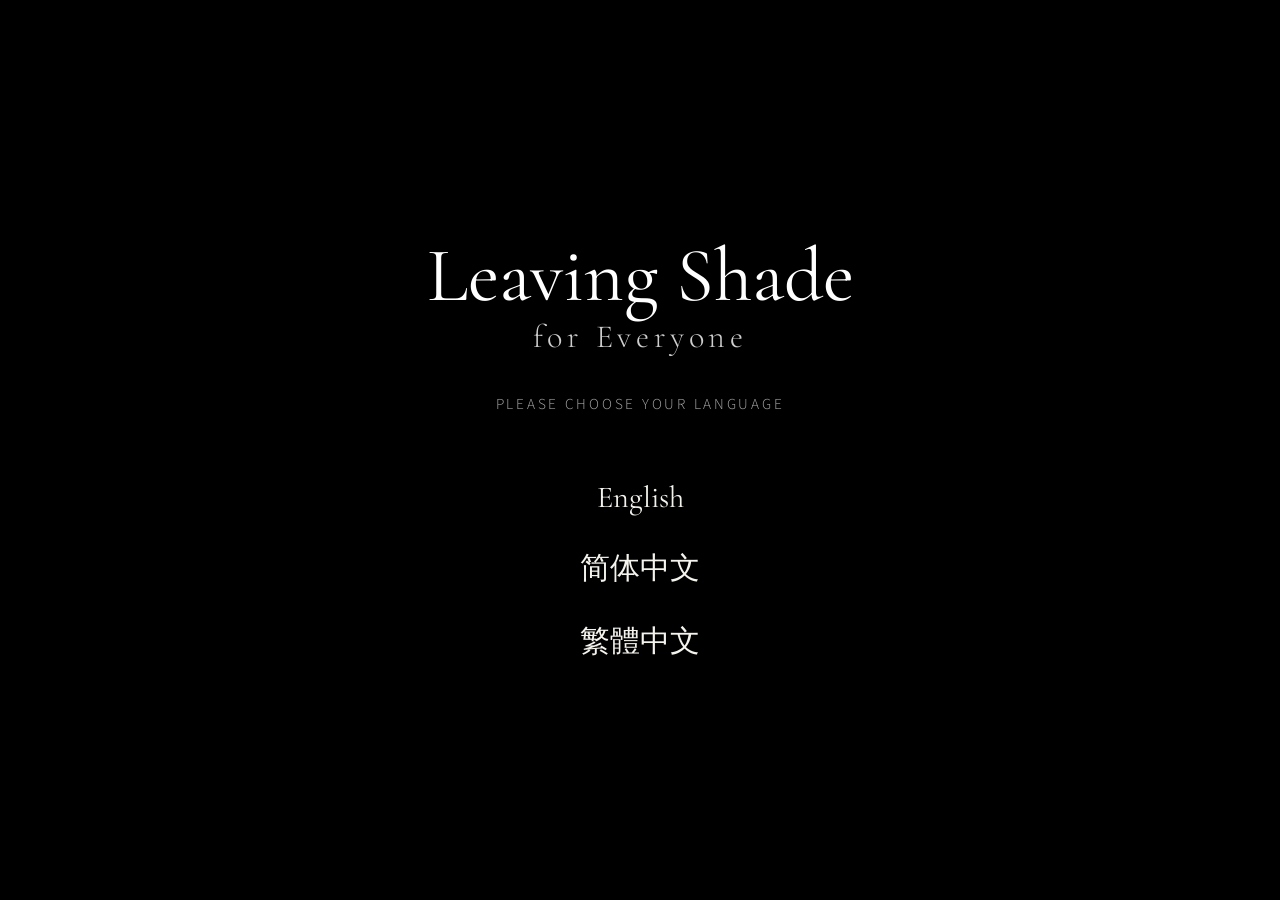
<file: language.html>
<!DOCTYPE html>
<html lang="en">

<head>

    <meta charset="UTF-8">

    <meta name="viewport"
          content="width=device-width, initial-scale=1.0">

    <title>Select Language | Leaving Shade for Everyone</title>

    <link rel="preconnect"
          href="https://fonts.googleapis.com">

    <link rel="preconnect"
          href="https://fonts.gstatic.com"
          crossorigin>

    <link href="https://fonts.googleapis.com/css2?family=Cormorant+Garamond:wght@300;400;500;600&family=Source+Sans+3:wght@300;400;600&display=swap"
          rel="stylesheet">

    <link rel="stylesheet"
      href="css/language.css">

</head>

<body>

    <main class="language-page">

        <h1 class="language-title">

            Leaving Shade
            <span>for Everyone</span>

        </h1>

        <p class="language-subtitle">

            Please choose your language

        </p>

        <nav class="language-menu">

            <a href="cover.html"
   class="language-button">

    English

</a>

<a href="coming-soon-sc.html"
   class="language-button">

    简体中文

</a>

<a href="coming-soon-tc.html"
   class="language-button">

    繁體中文

</a>

        </nav>

    </main>

</body>

</html>
</file>
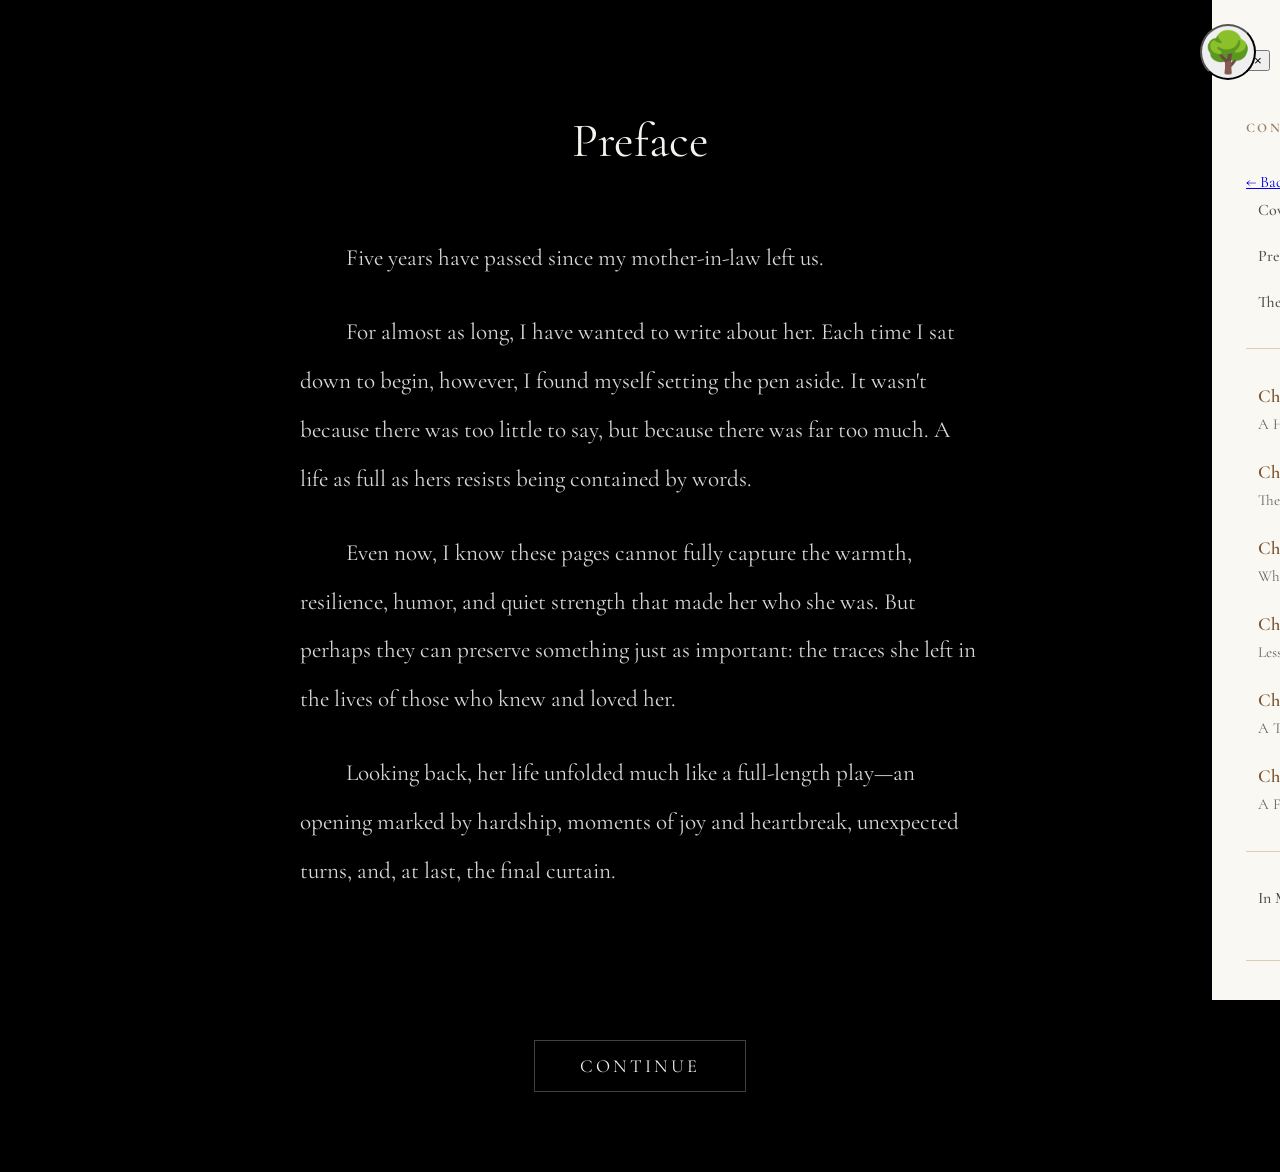
<file: preface.html>
<!DOCTYPE html>
<html lang="en">

<head>

    <meta charset="UTF-8">

    <meta name="viewport"
          content="width=device-width, initial-scale=1.0">

    <title>Preface | Leaving Shade for Everyone</title>

    <link rel="preconnect"
          href="https://fonts.googleapis.com">

    <link rel="preconnect"
          href="https://fonts.gstatic.com"
          crossorigin>

    <link href="https://fonts.googleapis.com/css2?family=Cormorant+Garamond:wght@300;400;500;600&family=Source+Sans+3:wght@300;400;600&display=swap"
          rel="stylesheet">

    <link rel="stylesheet"
          href="css/preface.css">

    <link rel="stylesheet"
      href="css/navigation.css">
    
</head>

<body>

  <!-- =========================================
     TABLE OF CONTENTS
========================================= -->

<button id="tocButton" class="toc-button" aria-label="Table of Contents">

    🌳

</button>

<div id="tocOverlay" class="toc-overlay"></div>

<nav id="tocPanel" class="toc-panel">

    <button id="tocClose" class="toc-close">

        ×

    </button>

    <h1 class="toc-book-title">

        Leaving Shade for Everyone

    </h1>

    <h2 class="toc-heading">

        Contents

    </h2>

    <a href="#" id="tocBack" class="toc-back">
    ← Back to where I was
</a>
    
<div class="toc-list">

    <a class="toc-entry" href="cover.html">

        <span class="toc-simple">Cover</span>

    </a>

<a class="toc-entry" href="preface.html">

    <span class="toc-simple">Preface</span>

</a>

<a class="toc-entry" href="behind-the-story.html">

    <span class="toc-simple">The World Behind the Story</span>

</a>

<div class="toc-divider"></div>

    <a class="toc-entry"
   data-chapter="chapter1"
   href="chapter.html#chapter1">

        <span class="toc-chapter">
            Chapter One
        </span>

        <span class="toc-title">
            A Hard Beginning
        </span>

    </a>

    <a class="toc-entry"
   data-chapter="chapter2"
   href="chapter.html#chapter2">

        <span class="toc-chapter">
            Chapter Two
        </span>

        <span class="toc-title">
            The Second Act
        </span>

    </a>

    <a class="toc-entry"
   data-chapter="chapter3"
   href="chapter.html#chapter3">

        <span class="toc-chapter">
            Chapter Three
        </span>

        <span class="toc-title">
            When a Woman from the Opera House
            Met a Man of Books
        </span>

    </a>

    <a class="toc-entry"
   data-chapter="chapter4"
   href="chapter.html#chapter4">

        <span class="toc-chapter">
            Chapter Four
        </span>

        <span class="toc-title">
            Lessons from the Stage
        </span>

    </a>

    <a class="toc-entry"
   data-chapter="chapter5"
   href="chapter.html#chapter5">

        <span class="toc-chapter">
            Chapter Five
        </span>

        <span class="toc-title">
            A Tree That Sheltered Everyone
        </span>

    </a>

    <a class="toc-entry"
   data-chapter="chapter6"
   href="chapter.html#chapter6">

        <span class="toc-chapter">
            Chapter Six
        </span>

        <span class="toc-title">
            A Foreign Land and the Final Curtain
        </span>

    </a>

    <div class="toc-divider"></div>



<a class="toc-entry" href="chapter.html#memorial">

    <span class="toc-simple">
        In Memory
    </span>

</a>

    <div class="toc-footer">

      
    </div>

</div>

</nav>  

    <main class="preface">

        <h1 class="preface-title">

            Preface

        </h1>

       <div class="preface-content">

    <p>
        Five years have passed since my mother-in-law left us.
    </p>

    <p>
        For almost as long, I have wanted to write about her. Each time I sat down to begin, however, I found myself setting the pen aside. It wasn't because there was too little to say, but because there was far too much. A life as full as hers resists being contained by words.
    </p>

    <p>
        Even now, I know these pages cannot fully capture the warmth, resilience, humor, and quiet strength that made her who she was. But perhaps they can preserve something just as important: the traces she left in the lives of those who knew and loved her.
    </p>

    <p>
        Looking back, her life unfolded much like a full-length play—an opening marked by hardship, moments of joy and heartbreak, unexpected turns, and, at last, the final curtain.
    </p>

</div>

        <div class="preface-button">

            <a href="chapter.html"
               class="continue-reading">

                Continue

            </a>

        </div>

    </main>
<script src="js/navigation.js"></script>
</body>

</html>
</file>
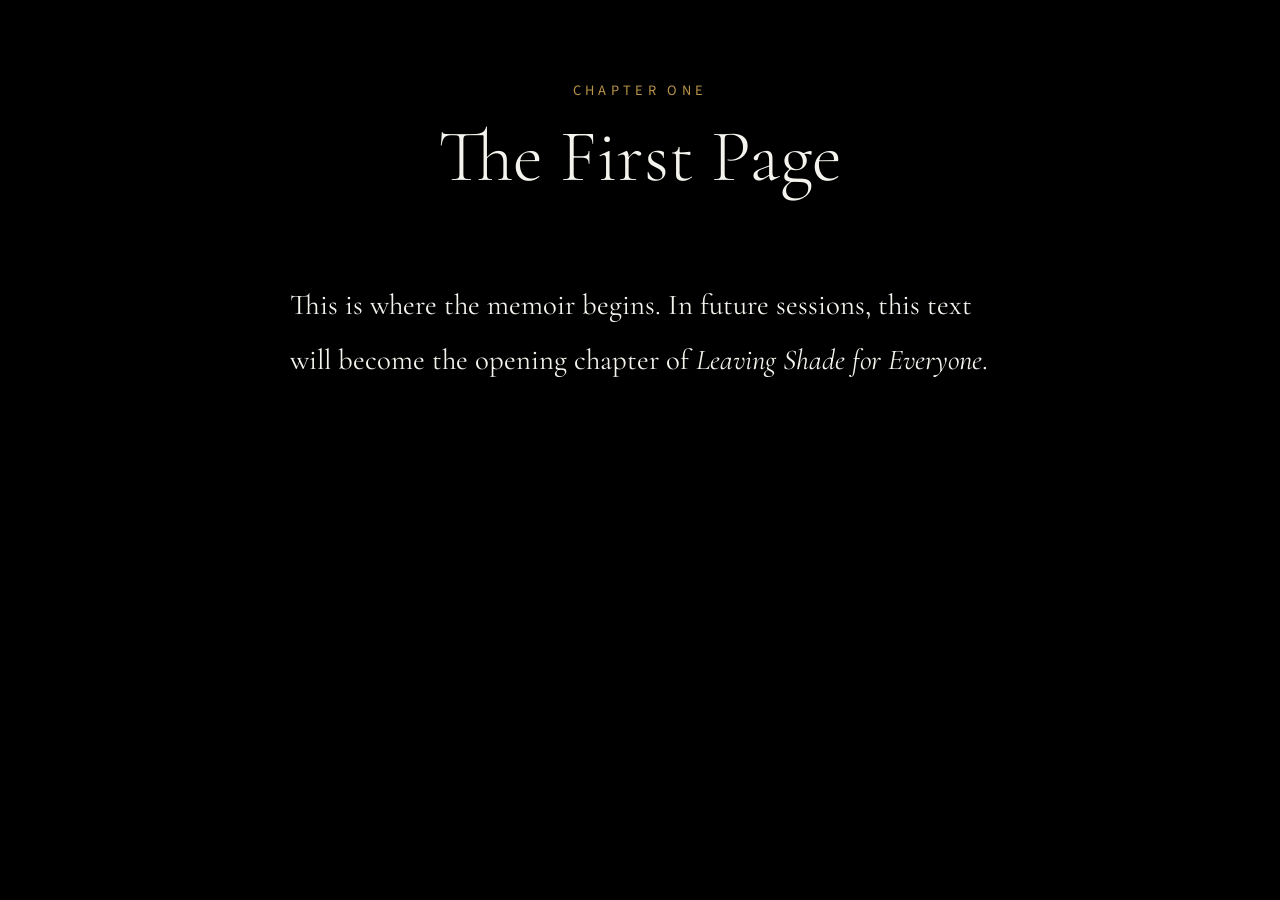
<file: reader.html>
<!DOCTYPE html>
<html lang="en">

<head>

    <meta charset="UTF-8">

    <meta name="viewport"
          content="width=device-width, initial-scale=1.0">

    <title>Leaving Shade for Everyone</title>

    <link rel="preconnect"
          href="https://fonts.googleapis.com">

    <link rel="preconnect"
          href="https://fonts.gstatic.com"
          crossorigin>

    <link href="https://fonts.googleapis.com/css2?family=Cormorant+Garamond:wght@300;400;500;600&family=Source+Sans+3:wght@300;400;600&display=swap"
          rel="stylesheet">

    <link rel="stylesheet" href="css/reader.css">

</head>

<body>

    <main class="reader">

        <article class="chapter">

            <header class="chapter-header">

                <p class="chapter-number">

                    Chapter One

                </p>

                <h1 class="chapter-title">

                    The First Page

                </h1>

            </header>

            <section class="chapter-content">

                <p>

                    This is where the memoir begins.

                    In future sessions, this text will become the
                    opening chapter of <em>Leaving Shade for Everyone</em>.

                </p>

            </section>

        </article>

    </main>

</body>

</html>
</file>
<file: css/style.css>
/* ==========================================
   Project Shade
   Version 1.0
   Leaving Shade for Everyone
========================================== */


/* ==========================================
   CSS VARIABLES
========================================== */

:root{

    --bg:#000000;

    --paper:#F5F3ED;

    --white:#FFFFFF;

    --text:#D2D2D2;

    --muted:#A9A9A9;

    --gold:#B89247;

    --border:rgba(255,255,255,.18);

    --max-width:620px;

    --transition:.35s ease;

}



/* ==========================================
   RESET
========================================== */

*{

    margin:0;

    padding:0;

    box-sizing:border-box;

}



html{

    scroll-behavior:smooth;

    font-size:16px;

}



body{

    background:var(--bg);

    color:var(--paper);

    font-family:"Source Sans 3",sans-serif;

    min-height:100vh;

    overflow:hidden;

}



/* ==========================================
   COVER
========================================== */

.cover{

    width:min(90%,var(--max-width));

    min-height:100vh;

    margin:auto;

    display:flex;

    flex-direction:column;

    justify-content:center;

    align-items:center;

    text-align:center;

}


/* ==========================================
   CONTENT
========================================== */

.content{

    width:100%;

    display:flex;

    flex-direction:column;

    align-items:center;

}



/* ==========================================
   HERO
========================================== */

.hero{

    width:100%;

}



/* ==========================================
   TITLE
========================================== */

.title{

    font-family:"Cormorant Garamond",serif;

    font-size: clamp(2.8rem, 6vw, 4.3rem);

    font-weight:400;

    color:var(--white);

    line-height:1.0;

}



.title span{

    display:block;

    margin-top:.35rem;

    font-size:42%;

    font-weight:300;

    letter-spacing:.14em;

    color:#CFCFCF;

}


/* ==========================================
   SUBTITLE
========================================== */

.subtitle{

    margin-top:2.2rem;

    font-size:.95rem;

    font-weight:300;

    letter-spacing:.18em;

    text-transform:uppercase;

    color:var(--muted);

}



/* ==========================================
   AUTHOR
========================================== */

.author{

    margin-top:.8rem;

    font-family:"Cormorant Garamond",serif;

    font-size:2rem;

    font-weight:400;

    color:var(--paper);

}



/* ==========================================
   SEED
========================================== */

.symbol{

    height:90px;

    display:flex;

    justify-content:center;

    align-items:center;

    margin-top:2.8rem;

}



#seed{
    position:relative;
    width:8px;

    height:8px;

    border-radius:50%;

    background:var(--gold);

    box-shadow:0 0 12px rgba(184,146,71,.45);

}

/* ==========================================
   SPROUT
========================================== */

#sprout{

    position:absolute;

    left:50%;

    bottom:4px;

    width:2px;

    height:0;

    background:#7FA35A;

    transform:translateX(-50%);

    transform-origin:bottom center;

    transition:height 1.4s ease;

}

#sprout::before,
#sprout::after{

    content:"";

    position:absolute;

    top:-5px;

    width:7px;

    height:4px;

    background:#7FA35A;

    border-radius:50%;

    opacity:0;

    transition:opacity .6s ease;

}

#sprout::before{

    left:-6px;

    transform:rotate(-30deg);

}

#sprout::after{

    right:-6px;

    transform:rotate(30deg);

}

#seed.grow #sprout{

    height:16px;

}

#seed.grow #sprout::before,
#seed.grow #sprout::after{

    opacity:1;

}

/* ==========================================
   QUOTE
========================================== */

.quote{

    width:100%;

    max-width:520px;

    margin-top:2rem;

}



#quoteText{

    font-family:"Cormorant Garamond",serif;

    font-size:1.4rem;

    line-height:1.8;

    color:#D8D8D8;

    min-height:110px;

}
/* ==========================================
   BUTTON
========================================== */

.enter{

    margin-top:2.5rem;

}

#startButton{

    display:inline-block;

    padding:.9rem 2.6rem;

    border:1px solid var(--border);

    border-radius:999px;

    color:var(--paper);

    text-decoration:none;

    font-size:.95rem;

    font-weight:300;

    letter-spacing:.18em;

    text-transform:uppercase;

    transition:all var(--transition);

    background:transparent;

}

#startButton:hover{

    border-color:var(--gold);

    color:var(--white);

    box-shadow:0 0 18px rgba(184,146,71,.18);

    transform:translateY(-2px);

}

/* ==========================================
   HIDDEN
========================================== */

.hidden{

    opacity:0;

    visibility:hidden;

    pointer-events:none;

}

#startButton.show{

    opacity:1;

    visibility:visible;

    pointer-events:auto;

}


/* ==========================================
   NOSCRIPT
========================================== */

.noscript-message{

    margin-top:2rem;

    text-align:center;

    color:var(--muted);

    font-size:.9rem;

}


/* ==========================================
   FADE ANIMATION
========================================== */

.fade-in{

    animation:fadeIn 1.5s ease forwards;

}

@keyframes fadeIn{

    from{

        opacity:0;

        transform:translateY(12px);

    }

    to{

        opacity:1;

        transform:translateY(0);

    }

}


/* ==========================================
   RESPONSIVE
========================================== */

@media (max-width:768px){

    .cover{

        width:92%;

    }

    .title{

        font-size:clamp(2.5rem,10vw,3.8rem);

    }

    .subtitle{

        font-size:.82rem;

        letter-spacing:.14em;

    }

    .author{

        font-size:1.7rem;

    }

    #quoteText{

        font-size:1.2rem;

        min-height:90px;

    }

    #startButton{

        padding:.8rem 2rem;

        font-size:.85rem;

    }

/* ==========================================
   BUTTON ANIMATION
========================================== */

.hidden{

    opacity:0;

    pointer-events:none;

}

.show{

    opacity:1;

    pointer-events:auto;

    transition:opacity 1.2s ease;

}
/* ==========================================
   READER LAYOUT
========================================== */

.reader{

    width:min(92%,760px);

    margin:0 auto;

    padding:5rem 0 7rem;

}

.chapter{

    width:100%;

}
   /* ==========================================
   CHAPTER HEADER
========================================== */

.chapter-header{

    text-align:center;

    margin-bottom:4rem;

}

.chapter-number{

    font-size:.9rem;

    letter-spacing:.25em;

    text-transform:uppercase;

    color:var(--muted);

    margin-bottom:1rem;

}

.chapter-title{

    font-family:"Cormorant Garamond",serif;

    font-size:clamp(2.6rem,5vw,4rem);

    font-weight:400;

    color:red;

}
   /* ==========================================
   CHAPTER CONTENT
========================================== */

.chapter-content{

    font-family:"Cormorant Garamond",serif;

    font-size:1.45rem;

    line-height:2;

    color:var(--paper);

}

.chapter-content p{

    margin-bottom:2rem;

}
/* ==========================================
   LANGUAGE PAGE
========================================== */

.language-page{

    width:min(90%,620px);

    min-height:100vh;

    margin:auto;

    display:flex;

    flex-direction:column;

    justify-content:center;

    align-items:center;

    text-align:center;

}

.language-title{

    font-family:"Cormorant Garamond",serif;

    font-size:clamp(3rem,7vw,4.8rem);

    font-weight:400;

    line-height:1.05;

    color:var(--white);

}

.language-title span{

    display:block;

    margin-top:.35rem;

    font-size:42%;

    font-weight:300;

    letter-spacing:.14em;

    color:#CFCFCF;

}

.language-subtitle{

    margin-top:2.5rem;

    font-size:.95rem;

    letter-spacing:.18em;

    text-transform:uppercase;

    color:var(--muted);

}

.language-menu{

    margin-top:4rem;

    display:flex;

    flex-direction:column;

    gap:1.5rem;

}

.language-button{

    color:var(--paper);

    text-decoration:none;

    font-family:"Cormorant Garamond",serif;

    font-size:1.8rem;

    transition:var(--transition);

}

.language-button:hover{

    color:var(--gold);

}
</file>
<file: css/chapter.css>
/* ==========================================
   CHAPTER PAGE
========================================== */

body{

    margin:0;

    background:#F5F3ED;

    font-family:"Cormorant Garamond",serif;

    color:#3E3126;

}

/* ==========================================
   CHAPTER OPENING
========================================== */

.chapter-opening{

    min-height:100vh;

    display:flex;

    flex-direction:column;

    justify-content:center;

    align-items:center;

    text-align:center;

    padding:3rem 2rem;

}

.chapter-number{

    font-size:1.25rem;

    font-weight:400;

    letter-spacing:.12em;

    text-transform:uppercase;

    margin:0;

}

.chapter-title{

    max-width: 900px;

    margin: 0 auto;

}

.chapter-photo{

    margin-top:4rem;

}

.chapter-photo img{

    max-width:700px;

    width:100%;

    height:auto;

    display:block;

}

   
/* ==========================================
   CHAPTER READING
========================================== */

.chapter-reading{

    padding:6rem 2rem 10rem;

}

.reading-content{

    width:min(90%,720px);

    margin:0 auto;

    font-size:1.45rem;

    line-height:2.15;

    color:#3E3126;

}

.reading-content p{

    margin:0 0 2rem 0;

    text-indent:2em;

}
.chapter-image{

    max-width:650px;

    margin:5rem auto;

    text-align:center;

}

.chapter-image img{

    width:100%;

    height:auto;

    display:block;

}

.chapter-image figcaption{

    margin-top: .8rem;

    font-size:.95rem;

    font-style:italic;

    color:#7A6B5A;

}

.chapter-quote{

    margin:3rem auto;

    text-align:center;

    font-style:italic;

    font-size:1.45rem;

    line-height:1.8;

    color:#6A5847;

    max-width:70%;

}
.chapter-ending{

    text-align:center;

    margin:8rem auto 6rem;

}

.chapter-ending img{

    width:110px;

    height:auto;

    display:block;

    margin:0 auto;

    opacity:0.9;

}
.chapter-ending .final-tree {
    width:420px;
    max-width:80%;
    height:auto;
}

.closing-line {
    margin-top: 3rem;
}



/* =========================
   BACK COVER
========================= */

.back-cover{

    min-height:100vh;

    display:flex;

    justify-content:center;

    align-items:center;

    padding:5rem 2rem;

    background:#f7f4ee;

}

.back-cover-content{

    width:100%;

    max-width:900px;

    text-align:center;

}

.memorial-text{

    margin-bottom:3.5rem;

}

.memory-title{

    font-size:2rem;

    letter-spacing:.05em;

    margin-bottom:1.8rem;

}

.memorial-name{

    font-size:2.8rem;

    font-weight:600;

    margin:.4rem 0;

}

.memorial-years{

    font-size:1.5rem;

    margin-bottom:2rem;

}

.memory-and{

    font-size:1.5rem;

    margin:2rem 0;

    font-style:italic;

}

.memorial-photo img{

    width:100%;

    max-width:850px;

    height:auto;

    display:block;

    margin:0 auto;

}

/* --------------------------------
   The World Behind the Story
   -------------------------------- */

.supplementary-header,
.supplementary-content {
    max-width: 760px;
    margin-left: auto;
    margin-right: auto;
}

.supplementary-header {
    padding: 4rem 2rem 1.5rem;
}

.supplementary-content {
    max-width: 760px;
    padding: 0 2rem 5rem;
    font-size: 1.25rem;
}

.supplementary-content > p {
    line-height: 1.8;
    margin-bottom: 3rem;
}

.behind-story-entry {
    margin-bottom: 4rem;
}

.behind-story-entry h2 {
    margin-bottom: 0.75rem;
}

.chinese-term {
    margin-top: -0.25rem;
    margin-bottom: 1.5rem;
}

.behind-story-entry p {
    line-height: 1.9;
    margin-bottom: 1.25rem;
}

.opera-character {
    margin-top: 2.5rem;
}

.opera-character h3 {
    margin-bottom: 0.75rem;
}

.opera-character p {
    margin-bottom: 1.25rem;
}

/* --------------------------------
   The World Behind the Story
   Single reading column
   -------------------------------- */

.supplementary-page {
    column-count: 1;
    column-width: auto;
    columns: auto;
}

.supplementary-page .supplementary-content {
    column-count: 1;
    column-width: auto;
    columns: auto;
}

.supplementary-page .behind-story-entry {
    break-inside: avoid;
    page-break-inside: avoid;
}
</file>
<file: css/navigation.css>
/* ==========================================
   Dark Overlay
========================================== */

.toc-overlay{

    position:fixed;

    inset:0;

    background:rgba(0,0,0,.28);

    opacity:0;

    visibility:hidden;

    transition:.3s;

    z-index:2500;

}

.toc-overlay.show{

    opacity:1;

    visibility:visible;

}

/* ==========================================
   TOC Panel
========================================== */

.toc-panel{

    position:fixed;

    top:0;

    right:-420px;

    width:420px;

    max-width:90%;

    height:100vh;

    background:#faf8f3;

    box-shadow:-8px 0 30px rgba(0,0,0,.15);

    padding:50px 34px;

    transition:.35s;

    z-index:2600;

    overflow-y:auto;

}

.toc-panel.open{

    right:0;

}

/* ==========================================
   Elegant Table of Contents
========================================== */

.toc-book-title{

    margin:0;
    
    margin-bottom:8px;

    text-align:center;

    font-family:"Cormorant Garamond",serif;

    font-size:1.95rem;

    font-weight:500;

    color:#6d4c2c;

}

.toc-heading{

    margin-bottom:36px;

    letter-spacing:.18em;

    font-size:.82rem;

    text-transform:uppercase;

    color:#9a8468;

}
.toc-list{

    display:flex;

    flex-direction:column;

    gap:10px;

}

.toc-divider{

    margin:18px 0;

    border-top:1px solid #d9ccb8;

}

.toc-entry{

    display:block;

    text-decoration:none;

    padding:8px 12px;

    border-radius:10px;

    transition:.25s;

}

.toc-entry:hover{

    background:#f3ece1;

    transform:translateX(4px);

}

.toc-simple{

    display:block;

    font-size:1rem;

    color:#4c4c4c;

    font-weight:500;

}

.toc-chapter{

    display:block;

    font-family:"Cormorant Garamond",serif;

    font-size:1.15rem;

    font-weight:600;

    color:#7d5532;

}

.toc-title{

    display:block;

    margin-top:6px;

    font-size:.95rem;

    line-height:1.45;

    color:#666;

}

.toc-footer{

    margin-top:34px;

    padding-top:24px;

    border-top:1px solid #d9ccb8;

    text-align:center;

    color:#9a7b56;

    font-size:.9rem;

}
/* ---------- Debug ---------- */

.toc-button{

    position:fixed !important;

    top:24px !important;

    right:24px !important;

    left:auto !important;

    bottom:auto !important;

    width:56px !important;

    height:56px !important;

    border-radius:50% !important;

    font-size: 40px !important; 
    display: flex !important;
    align-items: center !important;
    justify-content: center !important;

    padding: 0 !important;
    line-height: 1 !important;
 
    z-index:99999 !important;

}

/* ==========================================
   Current Chapter Highlight
========================================== */

.toc-entry.active{

    border-left:3px solid #9a7b56;

    padding-left:14px;

    background:#f8f3ea;

}

.toc-entry.active .toc-chapter{

    color:#6d4c2c;

    font-weight:700;

}

.toc-entry.active .toc-title{

    color:#444;

}
</file>
<file: css/language.css>
/* ==========================================
   Project Shade
   language.css
   Version 1.0
========================================== */


/* ==========================================
   CSS VARIABLES
========================================== */

:root{

    --bg:#000000;

    --paper:#F5F3ED;

    --white:#FFFFFF;

    --text:#D2D2D2;

    --muted:#A9A9A9;

    --gold:#B89247;

    --transition:.35s ease;

}


/* ==========================================
   RESET
========================================== */

*{

    margin:0;

    padding:0;

    box-sizing:border-box;

}

html{

    font-size:16px;

}

body{

    background:var(--bg);

    color:var(--paper);

    font-family:"Source Sans 3",sans-serif;

    min-height:100vh;

}


/* ==========================================
   LANGUAGE PAGE
========================================== */

.language-page{

    width:min(90%,620px);

    min-height:100vh;

    margin:auto;

    display:flex;

    flex-direction:column;

    justify-content:center;

    align-items:center;

    text-align:center;

}


/* ==========================================
   TITLE
========================================== */

.language-title{

    font-family:"Cormorant Garamond",serif;

    font-size:clamp(3rem,7vw,4.8rem);

    font-weight:400;

    line-height:1.0;

    color:var(--white);

}

.language-title span{

    display:block;

    margin-top:.35rem;

    font-size:42%;

    font-weight:300;

    letter-spacing:.14em;

    color:#CFCFCF;

}


/* ==========================================
   SUBTITLE
========================================== */

.language-subtitle{

    margin-top:2.5rem;

    font-size:.95rem;

    font-weight:300;

    letter-spacing:.18em;

    text-transform:uppercase;

    color:var(--muted);

}


/* ==========================================
   MENU
========================================== */

.language-menu{

    margin-top:4rem;

    display:flex;

    flex-direction:column;

    gap:2rem;

}

/* ==========================================
   BUTTONS
========================================== */

.language-button{

    text-decoration:none;

    color:var(--paper);

    font-family:"Cormorant Garamond",serif;

    font-size:1.9rem;

    transition:var(--transition);

}

.language-button:hover{

    color:var(--gold);

}
</file>
<file: css/cover.css>
/* ==========================================
   COVER PAGE
========================================== */

body{

    margin:0;

    min-height:100vh;

    background-image:url("../images/cover-background.jpg");

    background-size:cover;

    background-position:center;

    background-repeat:no-repeat;

    font-family:"Cormorant Garamond",serif;

}
/* ==========================================
    LAYOUT
========================================== */

.cover{

    width:min(90%,700px);

    min-height:100vh;

    margin:0 auto;

    display:flex;

    flex-direction:column;

    align-items:center;

    text-align:center;

    padding-top:4.5rem;

}

/* ==========================================
   TITLE
========================================== */

.cover-title{

    font-size:clamp(3.2rem,7vw,5rem);

    font-weight:400;

    line-height:1.05;

    color:#3E3126;

    margin:0;

}

.cover-title span{

    display:block;

    margin-top:-.4rem;

    font-size:42%;

    font-weight:300;

    letter-spacing:.14em;

}

/* ==========================================
   TRIBUTE
========================================== */

.cover-tribute{

    margin-top:3.2rem;

    margin-bottom:1.2rem;

    font-size:1rem;

    letter-spacing:.08em;

    color:#5A4A3A;

}
.cover-name{

    margin:0;

 

    font-size:1.4rem;

    font-weight:500;

    color:#3E3126;

}

.cover-subtitle{

    margin-top:2rem;

    font-size:.95rem;

    letter-spacing:.05em;

    color:#4E4032;

}
/* ==========================================
   PORTRAIT
========================================== */

.cover-portrait{

    margin-top:3rem;

}

.cover-portrait img{

    width:320px;

    max-width:85%;

    display:block;

    margin:0 auto;

 

}
/* ==========================================
   OPEN BOOK BUTTON
========================================== */

.cover-button{

    margin-top:4.5rem;

    margin-bottom:4rem;

}

.open-book{

    display:inline-block;

    padding:.85rem 2.8rem;

    text-decoration:none;

    font-family:"Cormorant Garamond",serif;

    font-size:1.2rem;

    letter-spacing:.18em;

    text-transform:uppercase;

    color:#4E4032;

    border:1px solid rgba(78,64,50,.45);

    transition:.35s ease;

}

.open-book:hover{

    background:rgba(78,64,50,.08);

    color:#2F241B;

}
</file>
<file: css/preface.css>
/* ==========================================
   PREFACE PAGE
========================================== */

body{

    margin:0;

    background:#000;

    color:#D8D8D8;

    font-family:"Cormorant Garamond",serif;

}

.preface{

    width:min(92%,680px);

    margin:0 auto;

    padding:5rem 0;

}

.preface-title{

    text-align:center;

    font-size:3rem;

    font-weight:400;

    color:#F5F3ED;

    margin-bottom:4rem;
   
 }

.preface-content{

    font-size:1.45rem;

    line-height:2.1;

    max-width:680px;
}

.preface-content p{

    text-indent:2em;

    margin:0 0 1.6rem 0;

}

.preface-button{

    text-align:center;

    margin-top:5rem;

}

.continue-reading{

    display:inline-block;

    margin-top:4rem;
   
    padding:.9rem 2.8rem;

    text-decoration:none;

    font-size:1.15rem;

    letter-spacing:.18em;

    text-transform:uppercase;

    color:#F5F3ED;

    border:1px solid rgba(255,255,255,.25);

    transition:.35s ease;

}

.continue-reading:hover{

    background:rgba(255,255,255,.08);

}
</file>
<file: css/reader.css>
/* ==========================================
   Project Shade
   reader.css
   Version 1.0
========================================== */


/* ==========================================
   CSS VARIABLES
========================================== */

:root{

    --bg:#000000;

    --paper:#F5F3ED;

    --white:#FFFFFF;

    --text:#D2D2D2;

    --muted:#A9A9A9;

    --gold:#B89247;

    --max-width:760px;

}



/* ==========================================
   RESET
========================================== */

*{

    margin:0;

    padding:0;

    box-sizing:border-box;

}



html{

    font-size:16px;

    scroll-behavior:smooth;

}



body{

    background:var(--bg); 

    color:var(--paper);

    font-family:"Source Sans 3",sans-serif;

    min-height:100vh;

}
/* ==========================================
   READER
========================================== */

.reader{

    width:min(88%,700px);

    margin:0 auto;

    padding:5rem 0 7rem;

}


.chapter{

    width:100%;

}
/* ==========================================
   CHAPTER HEADER
========================================== */

.chapter-header{

    text-align:center;

    margin-bottom:5rem;

}

.chapter-number{

    font-size:.9rem;

    letter-spacing:.30em;

    text-transform:uppercase;

    color:var(--gold);

    margin-bottom:1rem;

}

.chapter-title{

    font-family:"Cormorant Garamond",serif;

    font-size:clamp(3rem,6vw,4.6rem);

    font-weight:300;

    color:var(--paper);

    line-height:1.1;

}
/* ==========================================
   CHAPTER CONTENT
========================================== */

.chapter-content{

    font-family:"Cormorant Garamond",serif;

    font-size:1.8rem;

    line-height:1.9;

    color:var(--paper);

}

.chapter-content p{

    margin-bottom:2rem;

}
</file>
